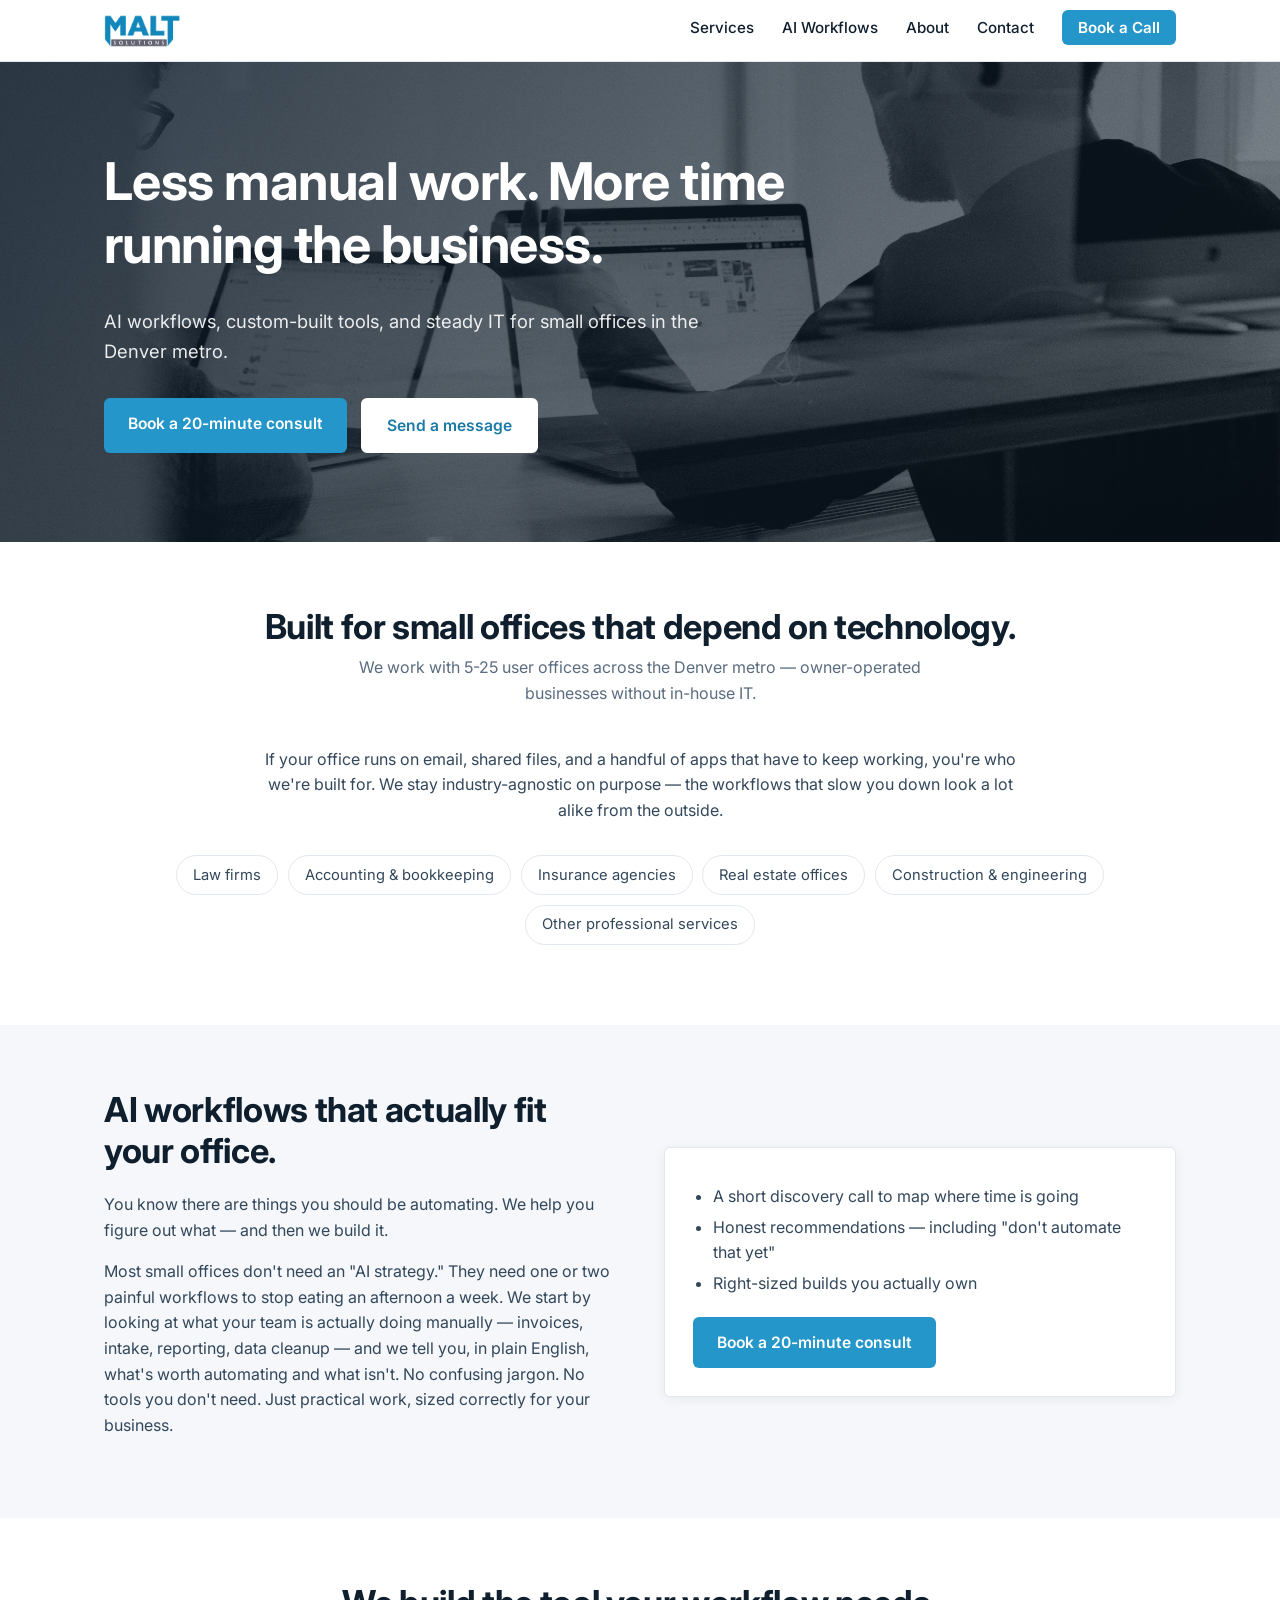
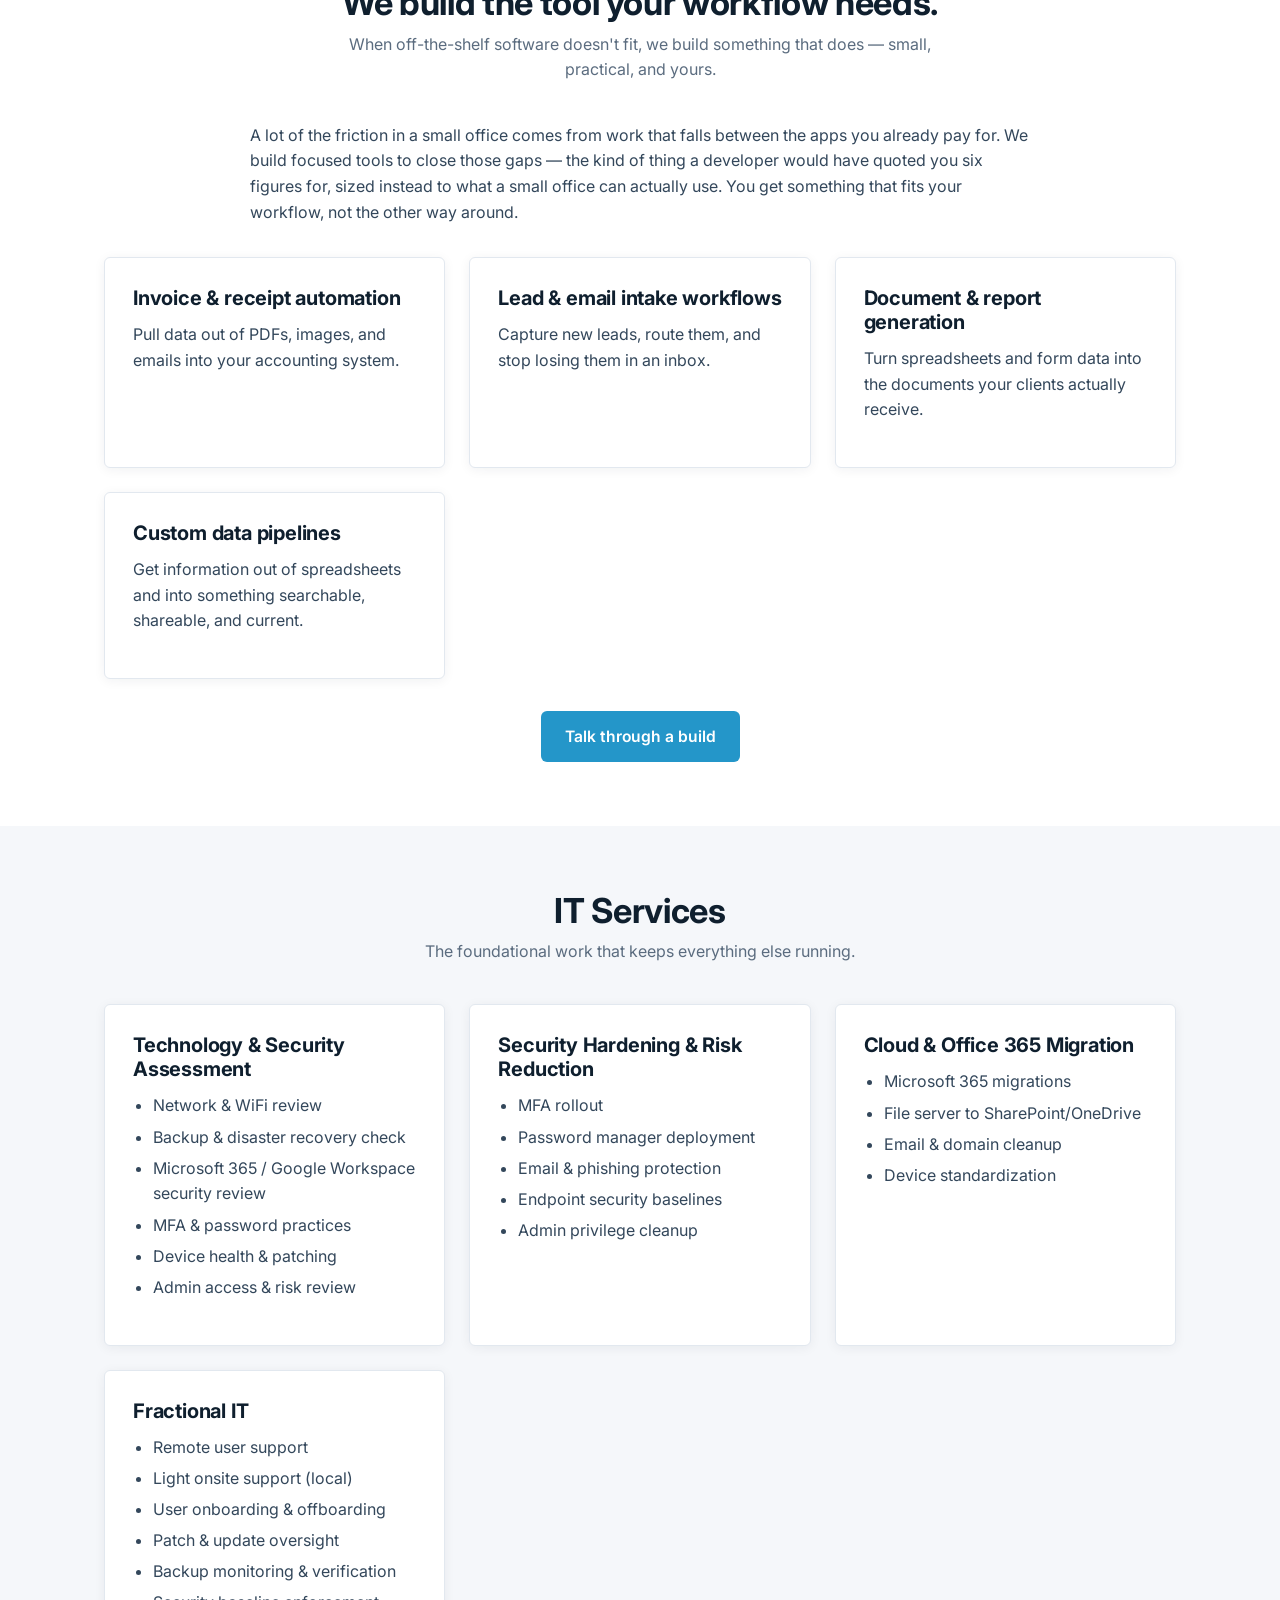
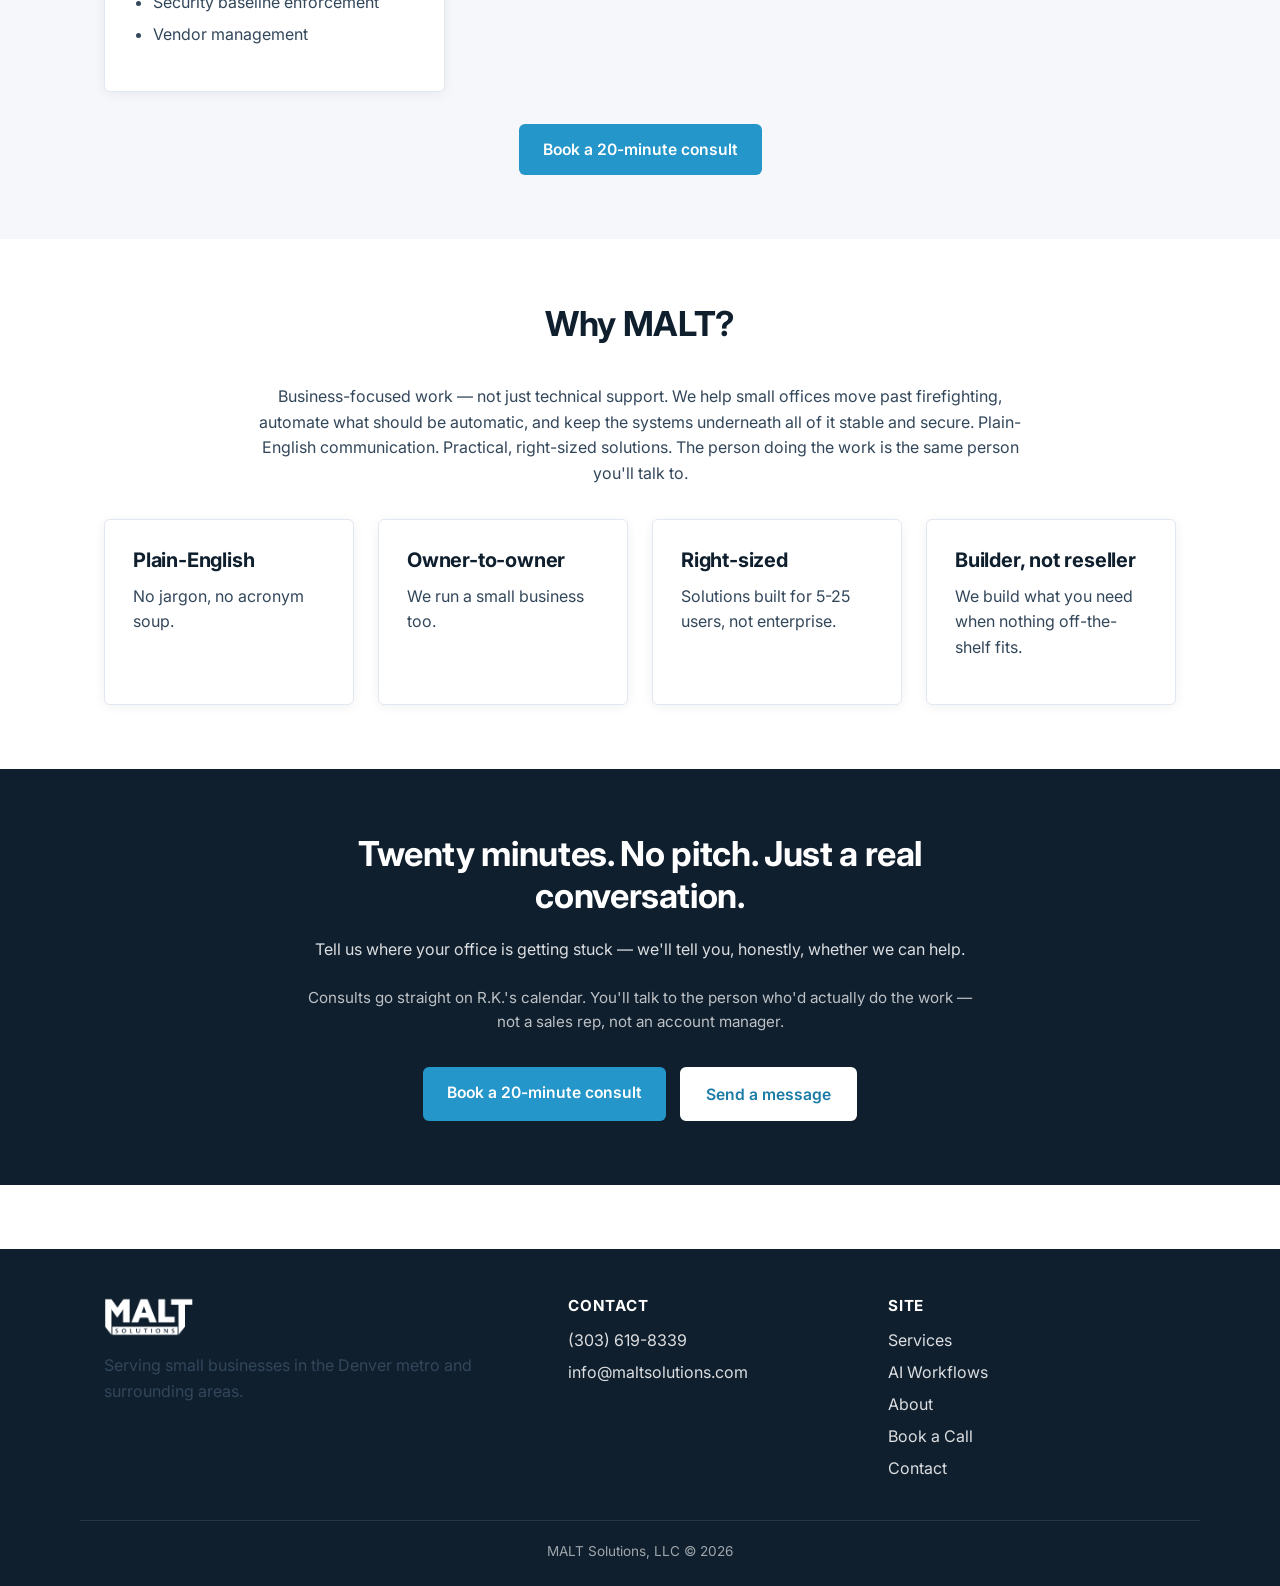
<file: index.html>
<!DOCTYPE html>
<html lang="en">
<head>
<meta charset="UTF-8">
<meta name="viewport" content="width=device-width, initial-scale=1">
<title>AI Workflows & Custom Tools for Small Offices | MALT Solutions</title>
<meta name="description" content="AI workflows, custom-built tools, and steady IT for 5-25 user offices in the Denver metro. Practical, owner-operator-friendly automation.">
<link rel="icon" type="image/svg+xml" href="favicon.svg">
<meta property="og:title" content="AI Workflows & Custom Tools for Small Offices | MALT Solutions">
<meta property="og:description" content="AI workflows, custom-built tools, and steady IT for 5-25 user offices in the Denver metro.">
<meta property="og:image" content="images/MALT-logo_web.png">
<meta property="og:type" content="website">
<meta property="og:url" content="https://www.maltsolutions.com/">
<meta name="twitter:card" content="summary">
<link rel="preconnect" href="https://fonts.googleapis.com">
<link rel="preconnect" href="https://fonts.gstatic.com" crossorigin>
<link href="https://fonts.googleapis.com/css2?family=Inter:wght@400;500;600;700&display=swap" rel="stylesheet">
<link rel="stylesheet" href="css/style.css">
<script type="application/ld+json">
{
  "@context": "https://schema.org",
  "@graph": [
    {
      "@type": "WebSite",
      "name": "MALT Solutions",
      "url": "https://www.maltsolutions.com"
    },
    {
      "@type": "Organization",
      "legalName": "MALT Solutions, LLC",
      "name": "MALT Solutions",
      "url": "https://www.maltsolutions.com",
      "logo": "https://www.maltsolutions.com/images/MALT-logo_web.png",
      "email": "info@maltsolutions.com",
      "telephone": "+1-303-619-8339",
      "address": {
        "@type": "PostalAddress",
        "streetAddress": "2075 Crabtree Drive",
        "addressLocality": "Greenwood Village",
        "addressRegion": "CO",
        "postalCode": "80121",
        "addressCountry": "US"
      }
    },
    {
      "@type": "LocalBusiness",
      "name": "MALT Solutions",
      "url": "https://www.maltsolutions.com",
      "telephone": "+1-303-619-8339",
      "email": "info@maltsolutions.com",
      "address": {
        "@type": "PostalAddress",
        "streetAddress": "2075 Crabtree Drive",
        "addressLocality": "Greenwood Village",
        "addressRegion": "CO",
        "postalCode": "80121",
        "addressCountry": "US"
      },
      "openingHours": "Mo-Su 08:00-17:00",
      "areaServed": "Denver Metro"
    }
  ]
}
</script>
</head>
<body>

<header class="site-header">
  <div class="nav">
    <a href="index.html" class="nav-logo" aria-label="MALT Solutions home"><img src="images/MALT-logo_web.png" alt="MALT Solutions"></a>
    <button class="nav-toggle" aria-label="Toggle menu" aria-expanded="false" onclick="var n=document.getElementById('nav-links');var open=n.classList.toggle('open');this.setAttribute('aria-expanded',open);">
      <svg viewBox="0 0 24 24" fill="none" stroke="currentColor" stroke-width="2"><line x1="3" y1="6" x2="21" y2="6"/><line x1="3" y1="12" x2="21" y2="12"/><line x1="3" y1="18" x2="21" y2="18"/></svg>
    </button>
    <ul class="nav-links" id="nav-links">
      <li><a href="services.html">Services</a></li>
      <li><a href="ai-workflows.html">AI Workflows</a></li>
      <li><a href="about.html">About</a></li>
      <li><a href="contact.html">Contact</a></li>
      <li><a href="booking.html" class="cta">Book a Call</a></li>
    </ul>
  </div>
</header>

<section class="hero has-bg">
  <img src="images/home-hero-Lks7vei-eAg.jpg" alt="" class="hero-bg" aria-hidden="true">
  <div class="hero-inner">
    <h1>Less manual work. More time running the business.</h1>
    <p class="lede">AI workflows, custom-built tools, and steady IT for small offices in the Denver metro.</p>
    <div class="hero-ctas">
      <a href="booking.html" class="btn btn-primary">Book a 20-minute consult</a>
      <a href="contact.html" class="btn btn-outline">Send a message</a>
    </div>
  </div>
</section>

<section class="block">
  <div class="container">
    <div class="section-title">
      <h2>Built for small offices that depend on technology.</h2>
      <p>We work with 5-25 user offices across the Denver metro &mdash; owner-operated businesses without in-house IT.</p>
    </div>
    <p style="max-width: 780px; margin: 0 auto 2rem; text-align: center;">If your office runs on email, shared files, and a handful of apps that have to keep working, you're who we're built for. We stay industry-agnostic on purpose &mdash; the workflows that slow you down look a lot alike from the outside.</p>
    <ul class="pill-list" style="justify-content: center;">
      <li>Law firms</li>
      <li>Accounting &amp; bookkeeping</li>
      <li>Insurance agencies</li>
      <li>Real estate offices</li>
      <li>Construction &amp; engineering</li>
      <li>Other professional services</li>
    </ul>
  </div>
</section>

<section class="block alt">
  <div class="container">
    <div class="two-col">
      <div>
        <h2>AI workflows that actually fit your office.</h2>
        <p>You know there are things you should be automating. We help you figure out what &mdash; and then we build it.</p>
        <p>Most small offices don't need an "AI strategy." They need one or two painful workflows to stop eating an afternoon a week. We start by looking at what your team is actually doing manually &mdash; invoices, intake, reporting, data cleanup &mdash; and we tell you, in plain English, what's worth automating and what isn't. No confusing jargon. No tools you don't need. Just practical work, sized correctly for your business.</p>
      </div>
      <div>
        <div class="card">
          <ul>
            <li>A short discovery call to map where time is going</li>
            <li>Honest recommendations &mdash; including "don't automate that yet"</li>
            <li>Right-sized builds you actually own</li>
          </ul>
          <div style="margin-top: 1.25rem;">
            <a href="booking.html" class="btn btn-primary">Book a 20-minute consult</a>
          </div>
        </div>
      </div>
    </div>
  </div>
</section>

<section class="block">
  <div class="container">
    <div class="section-title">
      <h2>We build the tool your workflow needs.</h2>
      <p>When off-the-shelf software doesn't fit, we build something that does &mdash; small, practical, and yours.</p>
    </div>
    <p style="max-width: 780px; margin: 0 auto 2rem;">A lot of the friction in a small office comes from work that falls between the apps you already pay for. We build focused tools to close those gaps &mdash; the kind of thing a developer would have quoted you six figures for, sized instead to what a small office can actually use. You get something that fits your workflow, not the other way around.</p>
    <div class="grid grid-2">
      <div class="card"><h3>Invoice &amp; receipt automation</h3><p>Pull data out of PDFs, images, and emails into your accounting system.</p></div>
      <div class="card"><h3>Lead &amp; email intake workflows</h3><p>Capture new leads, route them, and stop losing them in an inbox.</p></div>
      <div class="card"><h3>Document &amp; report generation</h3><p>Turn spreadsheets and form data into the documents your clients actually receive.</p></div>
      <div class="card"><h3>Custom data pipelines</h3><p>Get information out of spreadsheets and into something searchable, shareable, and current.</p></div>
    </div>
    <div style="text-align: center; margin-top: 2rem;">
      <a href="booking.html" class="btn btn-primary">Talk through a build</a>
    </div>
  </div>
</section>

<section class="block alt">
  <div class="container">
    <div class="section-title">
      <h2>IT Services</h2>
      <p>The foundational work that keeps everything else running.</p>
    </div>
    <div class="grid grid-2">
      <div class="card">
        <h3>Technology &amp; Security Assessment</h3>
        <ul>
          <li>Network &amp; WiFi review</li>
          <li>Backup &amp; disaster recovery check</li>
          <li>Microsoft 365 / Google Workspace security review</li>
          <li>MFA &amp; password practices</li>
          <li>Device health &amp; patching</li>
          <li>Admin access &amp; risk review</li>
        </ul>
      </div>
      <div class="card">
        <h3>Security Hardening &amp; Risk Reduction</h3>
        <ul>
          <li>MFA rollout</li>
          <li>Password manager deployment</li>
          <li>Email &amp; phishing protection</li>
          <li>Endpoint security baselines</li>
          <li>Admin privilege cleanup</li>
        </ul>
      </div>
      <div class="card">
        <h3>Cloud &amp; Office 365 Migration</h3>
        <ul>
          <li>Microsoft 365 migrations</li>
          <li>File server to SharePoint/OneDrive</li>
          <li>Email &amp; domain cleanup</li>
          <li>Device standardization</li>
        </ul>
      </div>
      <div class="card">
        <h3>Fractional IT</h3>
        <ul>
          <li>Remote user support</li>
          <li>Light onsite support (local)</li>
          <li>User onboarding &amp; offboarding</li>
          <li>Patch &amp; update oversight</li>
          <li>Backup monitoring &amp; verification</li>
          <li>Security baseline enforcement</li>
          <li>Vendor management</li>
        </ul>
      </div>
    </div>
    <div style="text-align: center; margin-top: 2rem;">
      <a href="booking.html" class="btn btn-primary">Book a 20-minute consult</a>
    </div>
  </div>
</section>

<section class="block">
  <div class="container">
    <div class="section-title">
      <h2>Why MALT?</h2>
    </div>
    <p style="max-width: 780px; margin: 0 auto 2rem; text-align: center;">Business-focused work &mdash; not just technical support. We help small offices move past firefighting, automate what should be automatic, and keep the systems underneath all of it stable and secure. Plain-English communication. Practical, right-sized solutions. The person doing the work is the same person you'll talk to.</p>
    <div class="grid grid-4">
      <div class="card"><h3>Plain-English</h3><p>No jargon, no acronym soup.</p></div>
      <div class="card"><h3>Owner-to-owner</h3><p>We run a small business too.</p></div>
      <div class="card"><h3>Right-sized</h3><p>Solutions built for 5-25 users, not enterprise.</p></div>
      <div class="card"><h3>Builder, not reseller</h3><p>We build what you need when nothing off-the-shelf fits.</p></div>
    </div>
  </div>
</section>

<section class="block dark">
  <div class="container" style="text-align: center; max-width: 720px;">
    <h2>Twenty minutes. No pitch. Just a real conversation.</h2>
    <p>Tell us where your office is getting stuck &mdash; we'll tell you, honestly, whether we can help.</p>
    <p style="font-size: 0.95rem; opacity: 0.85; margin-top: 1.5rem;">Consults go straight on R.K.'s calendar. You'll talk to the person who'd actually do the work &mdash; not a sales rep, not an account manager.</p>
    <div class="hero-ctas" style="justify-content: center; margin-top: 2rem;">
      <a href="booking.html" class="btn btn-primary">Book a 20-minute consult</a>
      <a href="contact.html" class="btn btn-outline">Send a message</a>
    </div>
  </div>
</section>

<footer class="site-footer">
  <div class="footer-inner">
    <div>
      <img src="images/MALT-logo_web.png" alt="MALT Solutions" class="brand-logo">
      <p>Serving small businesses in the Denver metro and surrounding areas.</p>
    </div>
    <div>
      <h4>Contact</h4>
      <ul>
        <li><a href="tel:+13036198339">(303) 619-8339</a></li>
        <li><a href="mailto:info@maltsolutions.com">info@maltsolutions.com</a></li>
      </ul>
    </div>
    <div>
      <h4>Site</h4>
      <ul>
        <li><a href="services.html">Services</a></li>
        <li><a href="ai-workflows.html">AI Workflows</a></li>
        <li><a href="about.html">About</a></li>
        <li><a href="booking.html">Book a Call</a></li>
        <li><a href="contact.html">Contact</a></li>
      </ul>
    </div>
  </div>
  <div class="footer-bottom">MALT Solutions, LLC &copy; 2026</div>
</footer>

</body>
</html>
</file>
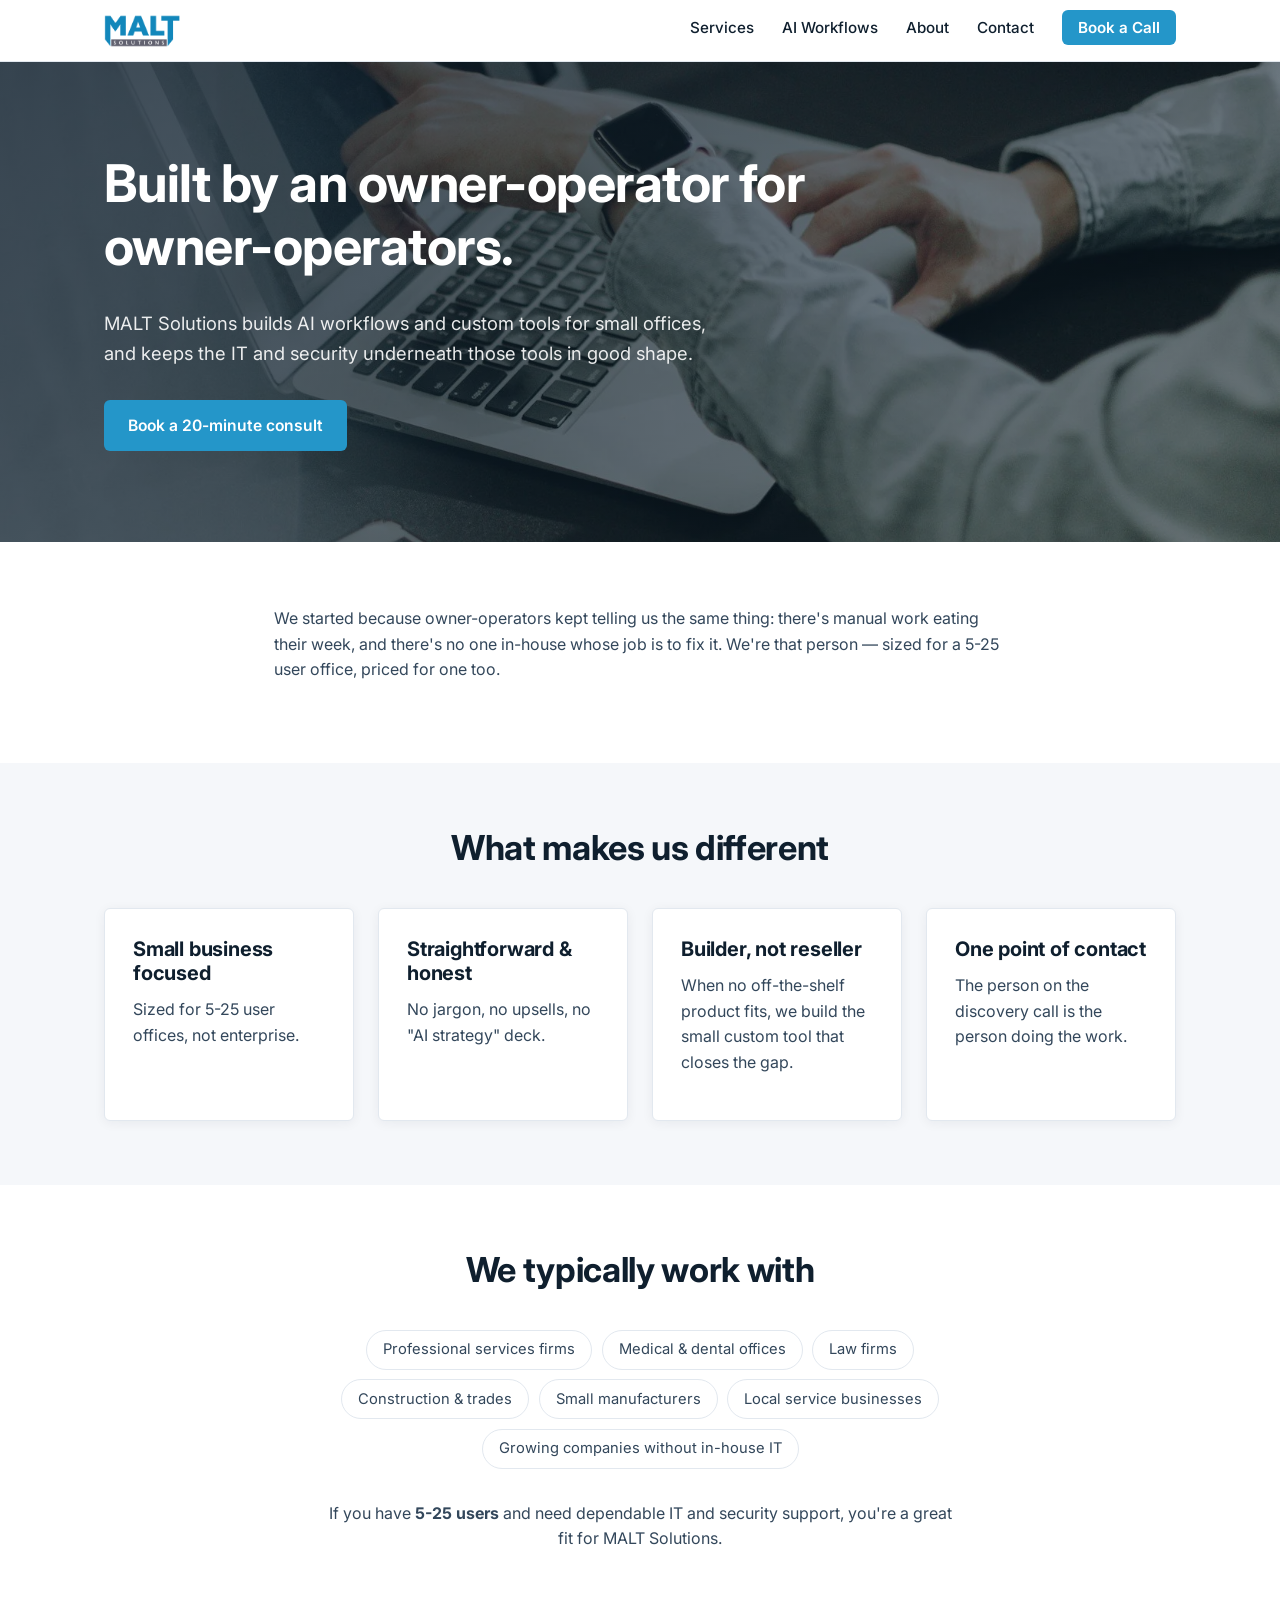
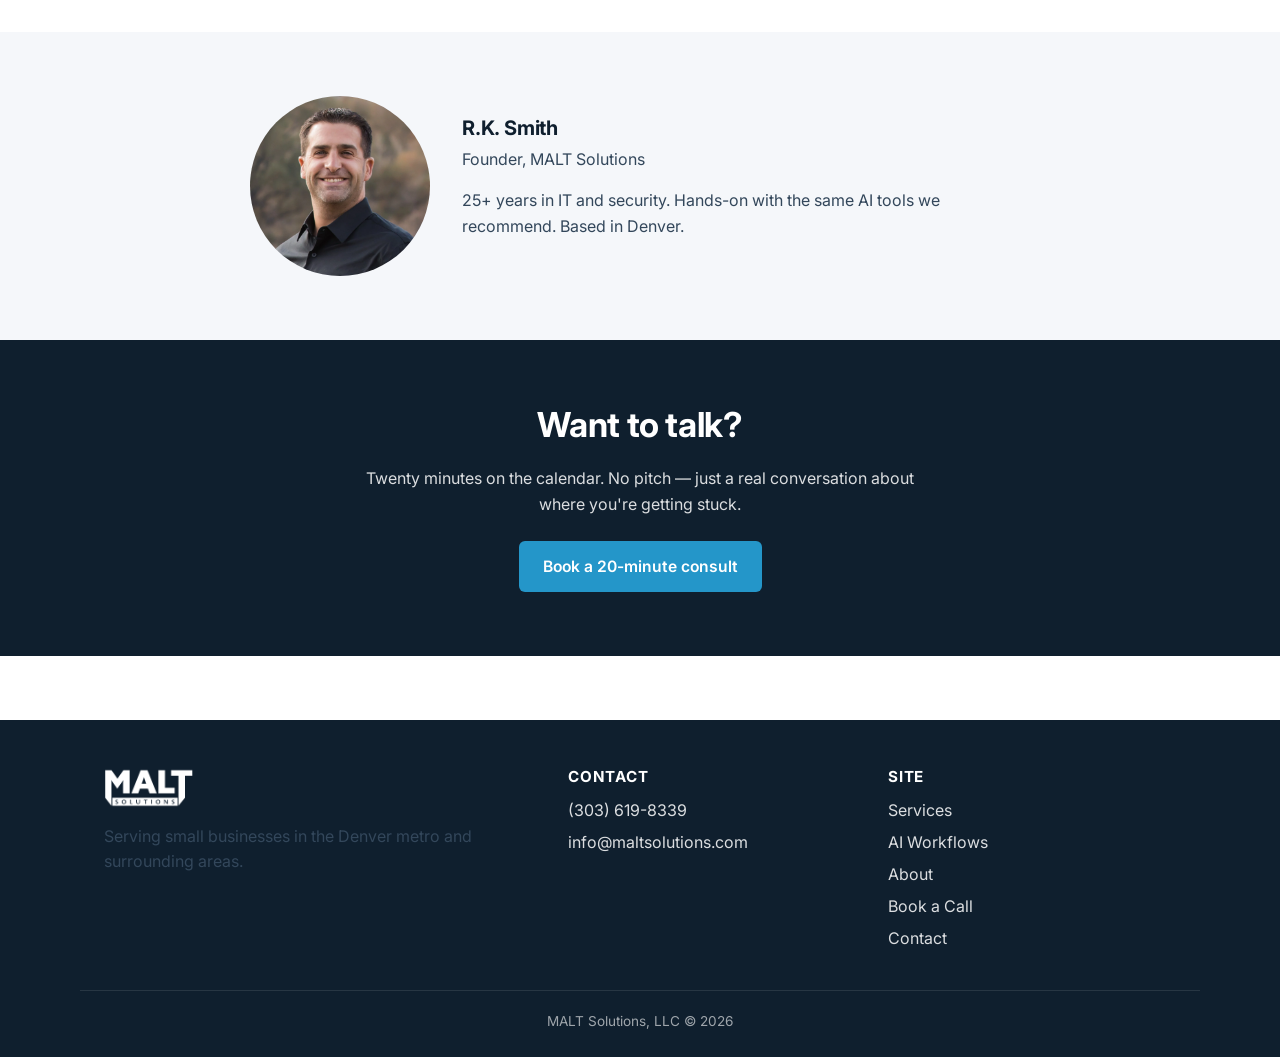
<file: about.html>
<!DOCTYPE html>
<html lang="en">
<head>
<meta charset="UTF-8">
<meta name="viewport" content="width=device-width, initial-scale=1">
<title>About | MALT Solutions</title>
<meta name="description" content="Built by an owner-operator for owner-operators. AI workflows, custom tools, and IT/security for 5-25 user offices in the Denver metro.">
<link rel="icon" type="image/svg+xml" href="favicon.svg">
<meta property="og:title" content="About | MALT Solutions">
<meta property="og:description" content="Built by an owner-operator for owner-operators. AI workflows, custom tools, and IT for small offices.">
<meta property="og:image" content="images/MALT-logo_web.png">
<meta property="og:type" content="website">
<meta property="og:url" content="https://www.maltsolutions.com/about.html">
<meta name="twitter:card" content="summary">
<link rel="preconnect" href="https://fonts.googleapis.com">
<link rel="preconnect" href="https://fonts.gstatic.com" crossorigin>
<link href="https://fonts.googleapis.com/css2?family=Inter:wght@400;500;600;700&display=swap" rel="stylesheet">
<link rel="stylesheet" href="css/style.css">
</head>
<body>

<header class="site-header">
  <div class="nav">
    <a href="index.html" class="nav-logo" aria-label="MALT Solutions home"><img src="images/MALT-logo_web.png" alt="MALT Solutions"></a>
    <button class="nav-toggle" aria-label="Toggle menu" aria-expanded="false" onclick="var n=document.getElementById('nav-links');var open=n.classList.toggle('open');this.setAttribute('aria-expanded',open);">
      <svg viewBox="0 0 24 24" fill="none" stroke="currentColor" stroke-width="2"><line x1="3" y1="6" x2="21" y2="6"/><line x1="3" y1="12" x2="21" y2="12"/><line x1="3" y1="18" x2="21" y2="18"/></svg>
    </button>
    <ul class="nav-links" id="nav-links">
      <li><a href="services.html">Services</a></li>
      <li><a href="ai-workflows.html">AI Workflows</a></li>
      <li><a href="about.html">About</a></li>
      <li><a href="contact.html">Contact</a></li>
      <li><a href="booking.html" class="cta">Book a Call</a></li>
    </ul>
  </div>
</header>

<section class="hero has-bg">
  <img src="images/about-hero-nNMBa7Y1Ymk.jpg" alt="" class="hero-bg" aria-hidden="true">
  <div class="hero-inner">
    <h1>Built by an owner-operator for owner-operators.</h1>
    <p class="lede">MALT Solutions builds AI workflows and custom tools for small offices, and keeps the IT and security underneath those tools in good shape.</p>
    <div class="hero-ctas">
      <a href="booking.html" class="btn btn-primary">Book a 20-minute consult</a>
    </div>
  </div>
</section>

<section class="block">
  <div class="container" style="max-width: 780px;">
    <p>We started because owner-operators kept telling us the same thing: there's manual work eating their week, and there's no one in-house whose job is to fix it. We're that person &mdash; sized for a 5-25 user office, priced for one too.</p>
  </div>
</section>

<section class="block alt">
  <div class="container">
    <div class="section-title">
      <h2>What makes us different</h2>
    </div>
    <div class="grid grid-4">
      <div class="card"><h3>Small business focused</h3><p>Sized for 5-25 user offices, not enterprise.</p></div>
      <div class="card"><h3>Straightforward &amp; honest</h3><p>No jargon, no upsells, no "AI strategy" deck.</p></div>
      <div class="card"><h3>Builder, not reseller</h3><p>When no off-the-shelf product fits, we build the small custom tool that closes the gap.</p></div>
      <div class="card"><h3>One point of contact</h3><p>The person on the discovery call is the person doing the work.</p></div>
    </div>
  </div>
</section>

<section class="block">
  <div class="container">
    <div class="section-title">
      <h2>We typically work with</h2>
    </div>
    <ul class="pill-list" style="justify-content: center; max-width: 720px; margin: 0 auto;">
      <li>Professional services firms</li>
      <li>Medical &amp; dental offices</li>
      <li>Law firms</li>
      <li>Construction &amp; trades</li>
      <li>Small manufacturers</li>
      <li>Local service businesses</li>
      <li>Growing companies without in-house IT</li>
    </ul>
    <p style="text-align: center; margin-top: 2rem; max-width: 640px; margin-left: auto; margin-right: auto;">If you have <strong>5-25 users</strong> and need dependable IT and security support, you're a great fit for MALT Solutions.</p>
  </div>
</section>

<section class="block alt">
  <div class="container">
    <div class="profile" style="max-width: 780px; margin: 0 auto;">
      <img src="images/RK_Profile.jpg" alt="R.K. Smith, founder of MALT Solutions">
      <div class="profile-text">
        <h3>R.K. Smith</h3>
        <p>Founder, MALT Solutions</p>
        <p>25+ years in IT and security. Hands-on with the same AI tools we recommend. Based in Denver.</p>
      </div>
    </div>
  </div>
</section>

<section class="block dark">
  <div class="container" style="text-align: center; max-width: 640px;">
    <h2>Want to talk?</h2>
    <p>Twenty minutes on the calendar. No pitch &mdash; just a real conversation about where you're getting stuck.</p>
    <div class="hero-ctas" style="justify-content: center; margin-top: 1.5rem;">
      <a href="booking.html" class="btn btn-primary">Book a 20-minute consult</a>
    </div>
  </div>
</section>

<footer class="site-footer">
  <div class="footer-inner">
    <div>
      <img src="images/MALT-logo_web.png" alt="MALT Solutions" class="brand-logo">
      <p>Serving small businesses in the Denver metro and surrounding areas.</p>
    </div>
    <div>
      <h4>Contact</h4>
      <ul>
        <li><a href="tel:+13036198339">(303) 619-8339</a></li>
        <li><a href="mailto:info@maltsolutions.com">info@maltsolutions.com</a></li>
      </ul>
    </div>
    <div>
      <h4>Site</h4>
      <ul>
        <li><a href="services.html">Services</a></li>
        <li><a href="ai-workflows.html">AI Workflows</a></li>
        <li><a href="about.html">About</a></li>
        <li><a href="booking.html">Book a Call</a></li>
        <li><a href="contact.html">Contact</a></li>
      </ul>
    </div>
  </div>
  <div class="footer-bottom">MALT Solutions, LLC &copy; 2026</div>
</footer>

</body>
</html>
</file>
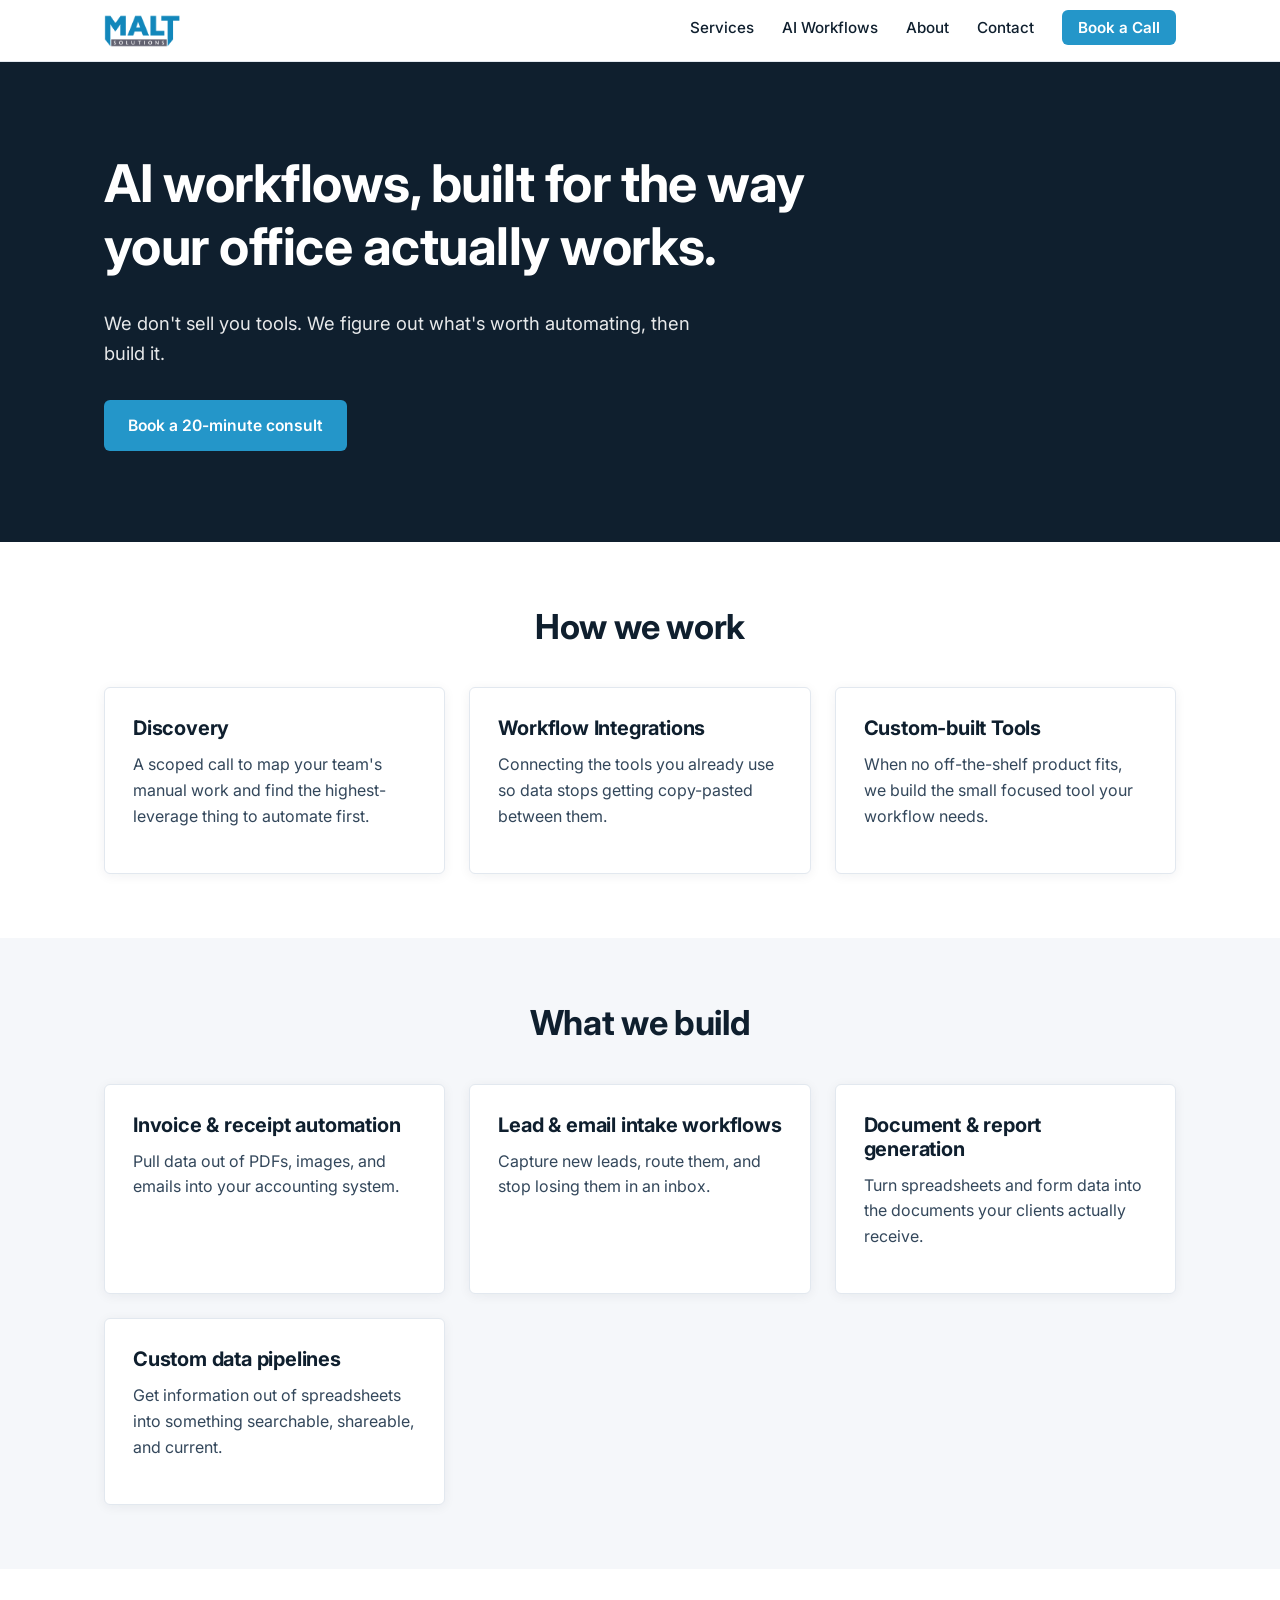
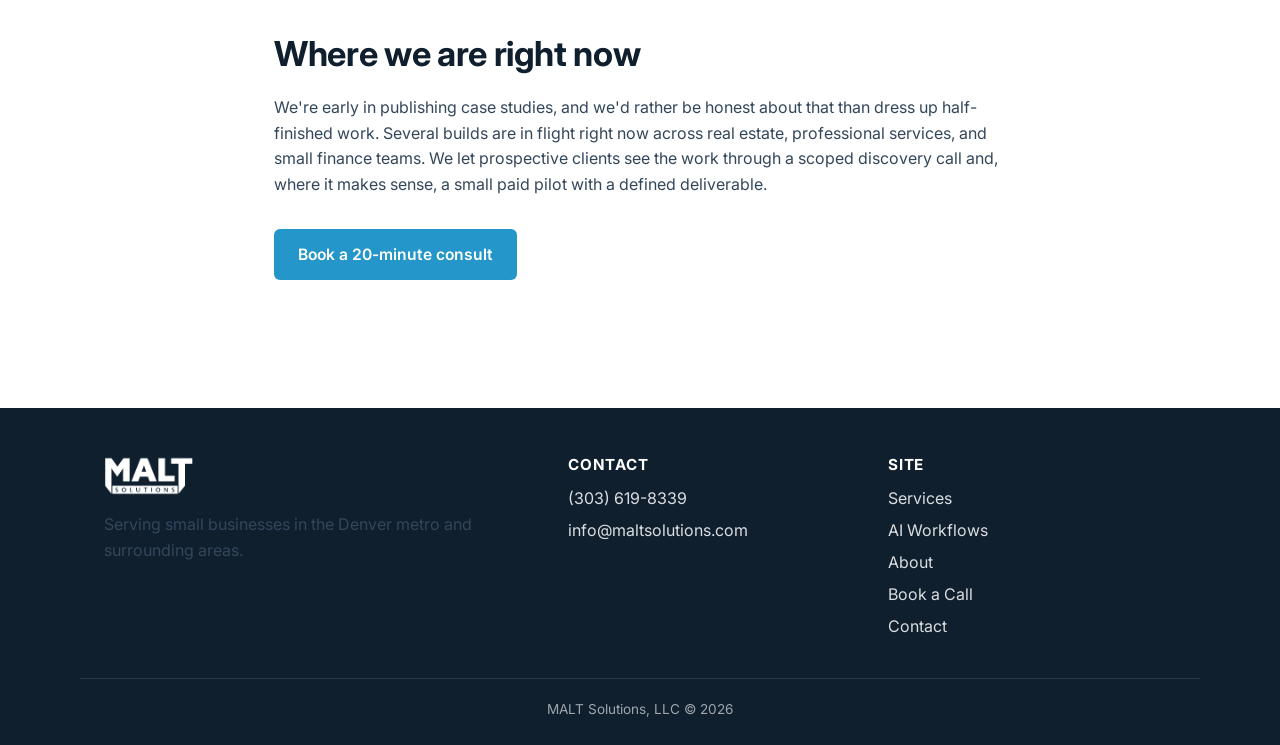
<file: ai-workflows.html>
<!DOCTYPE html>
<html lang="en">
<head>
<meta charset="UTF-8">
<meta name="viewport" content="width=device-width, initial-scale=1">
<title>AI Workflows for Small Offices | MALT Solutions</title>
<meta name="description" content="We find the manual work eating your team's week and build the automation that fixes it. Owner-operator-friendly, right-sized for small offices.">
<link rel="icon" type="image/svg+xml" href="favicon.svg">
<meta property="og:title" content="AI Workflows for Small Offices | MALT Solutions">
<meta property="og:description" content="We find the manual work eating your week and build the automation that fixes it.">
<meta property="og:image" content="images/MALT-logo_web.png">
<meta property="og:type" content="website">
<meta property="og:url" content="https://www.maltsolutions.com/ai-workflows.html">
<meta name="twitter:card" content="summary">
<link rel="preconnect" href="https://fonts.googleapis.com">
<link rel="preconnect" href="https://fonts.gstatic.com" crossorigin>
<link href="https://fonts.googleapis.com/css2?family=Inter:wght@400;500;600;700&display=swap" rel="stylesheet">
<link rel="stylesheet" href="css/style.css">
</head>
<body>

<header class="site-header">
  <div class="nav">
    <a href="index.html" class="nav-logo" aria-label="MALT Solutions home"><img src="images/MALT-logo_web.png" alt="MALT Solutions"></a>
    <button class="nav-toggle" aria-label="Toggle menu" aria-expanded="false" onclick="var n=document.getElementById('nav-links');var open=n.classList.toggle('open');this.setAttribute('aria-expanded',open);">
      <svg viewBox="0 0 24 24" fill="none" stroke="currentColor" stroke-width="2"><line x1="3" y1="6" x2="21" y2="6"/><line x1="3" y1="12" x2="21" y2="12"/><line x1="3" y1="18" x2="21" y2="18"/></svg>
    </button>
    <ul class="nav-links" id="nav-links">
      <li><a href="services.html">Services</a></li>
      <li><a href="ai-workflows.html">AI Workflows</a></li>
      <li><a href="about.html">About</a></li>
      <li><a href="contact.html">Contact</a></li>
      <li><a href="booking.html" class="cta">Book a Call</a></li>
    </ul>
  </div>
</header>

<section class="hero">
  <div class="hero-inner">
    <h1>AI workflows, built for the way your office actually works.</h1>
    <p class="lede">We don't sell you tools. We figure out what's worth automating, then build it.</p>
    <div class="hero-ctas">
      <a href="booking.html" class="btn btn-primary">Book a 20-minute consult</a>
    </div>
  </div>
</section>

<section class="block">
  <div class="container">
    <div class="section-title">
      <h2>How we work</h2>
    </div>
    <div class="grid grid-3">
      <div class="card">
        <h3>Discovery</h3>
        <p>A scoped call to map your team's manual work and find the highest-leverage thing to automate first.</p>
      </div>
      <div class="card">
        <h3>Workflow Integrations</h3>
        <p>Connecting the tools you already use so data stops getting copy-pasted between them.</p>
      </div>
      <div class="card">
        <h3>Custom-built Tools</h3>
        <p>When no off-the-shelf product fits, we build the small focused tool your workflow needs.</p>
      </div>
    </div>
  </div>
</section>

<section class="block alt">
  <div class="container">
    <div class="section-title">
      <h2>What we build</h2>
    </div>
    <div class="grid grid-2">
      <div class="card"><h3>Invoice &amp; receipt automation</h3><p>Pull data out of PDFs, images, and emails into your accounting system.</p></div>
      <div class="card"><h3>Lead &amp; email intake workflows</h3><p>Capture new leads, route them, and stop losing them in an inbox.</p></div>
      <div class="card"><h3>Document &amp; report generation</h3><p>Turn spreadsheets and form data into the documents your clients actually receive.</p></div>
      <div class="card"><h3>Custom data pipelines</h3><p>Get information out of spreadsheets into something searchable, shareable, and current.</p></div>
    </div>
  </div>
</section>

<section class="block">
  <div class="container" style="max-width: 780px;">
    <h2>Where we are right now</h2>
    <p>We're early in publishing case studies, and we'd rather be honest about that than dress up half-finished work. Several builds are in flight right now across real estate, professional services, and small finance teams. We let prospective clients see the work through a scoped discovery call and, where it makes sense, a small paid pilot with a defined deliverable.</p>
    <div style="margin-top: 2rem;">
      <a href="booking.html" class="btn btn-primary">Book a 20-minute consult</a>
    </div>
  </div>
</section>

<footer class="site-footer">
  <div class="footer-inner">
    <div>
      <img src="images/MALT-logo_web.png" alt="MALT Solutions" class="brand-logo">
      <p>Serving small businesses in the Denver metro and surrounding areas.</p>
    </div>
    <div>
      <h4>Contact</h4>
      <ul>
        <li><a href="tel:+13036198339">(303) 619-8339</a></li>
        <li><a href="mailto:info@maltsolutions.com">info@maltsolutions.com</a></li>
      </ul>
    </div>
    <div>
      <h4>Site</h4>
      <ul>
        <li><a href="services.html">Services</a></li>
        <li><a href="ai-workflows.html">AI Workflows</a></li>
        <li><a href="about.html">About</a></li>
        <li><a href="booking.html">Book a Call</a></li>
        <li><a href="contact.html">Contact</a></li>
      </ul>
    </div>
  </div>
  <div class="footer-bottom">MALT Solutions, LLC &copy; 2026</div>
</footer>

</body>
</html>
</file>
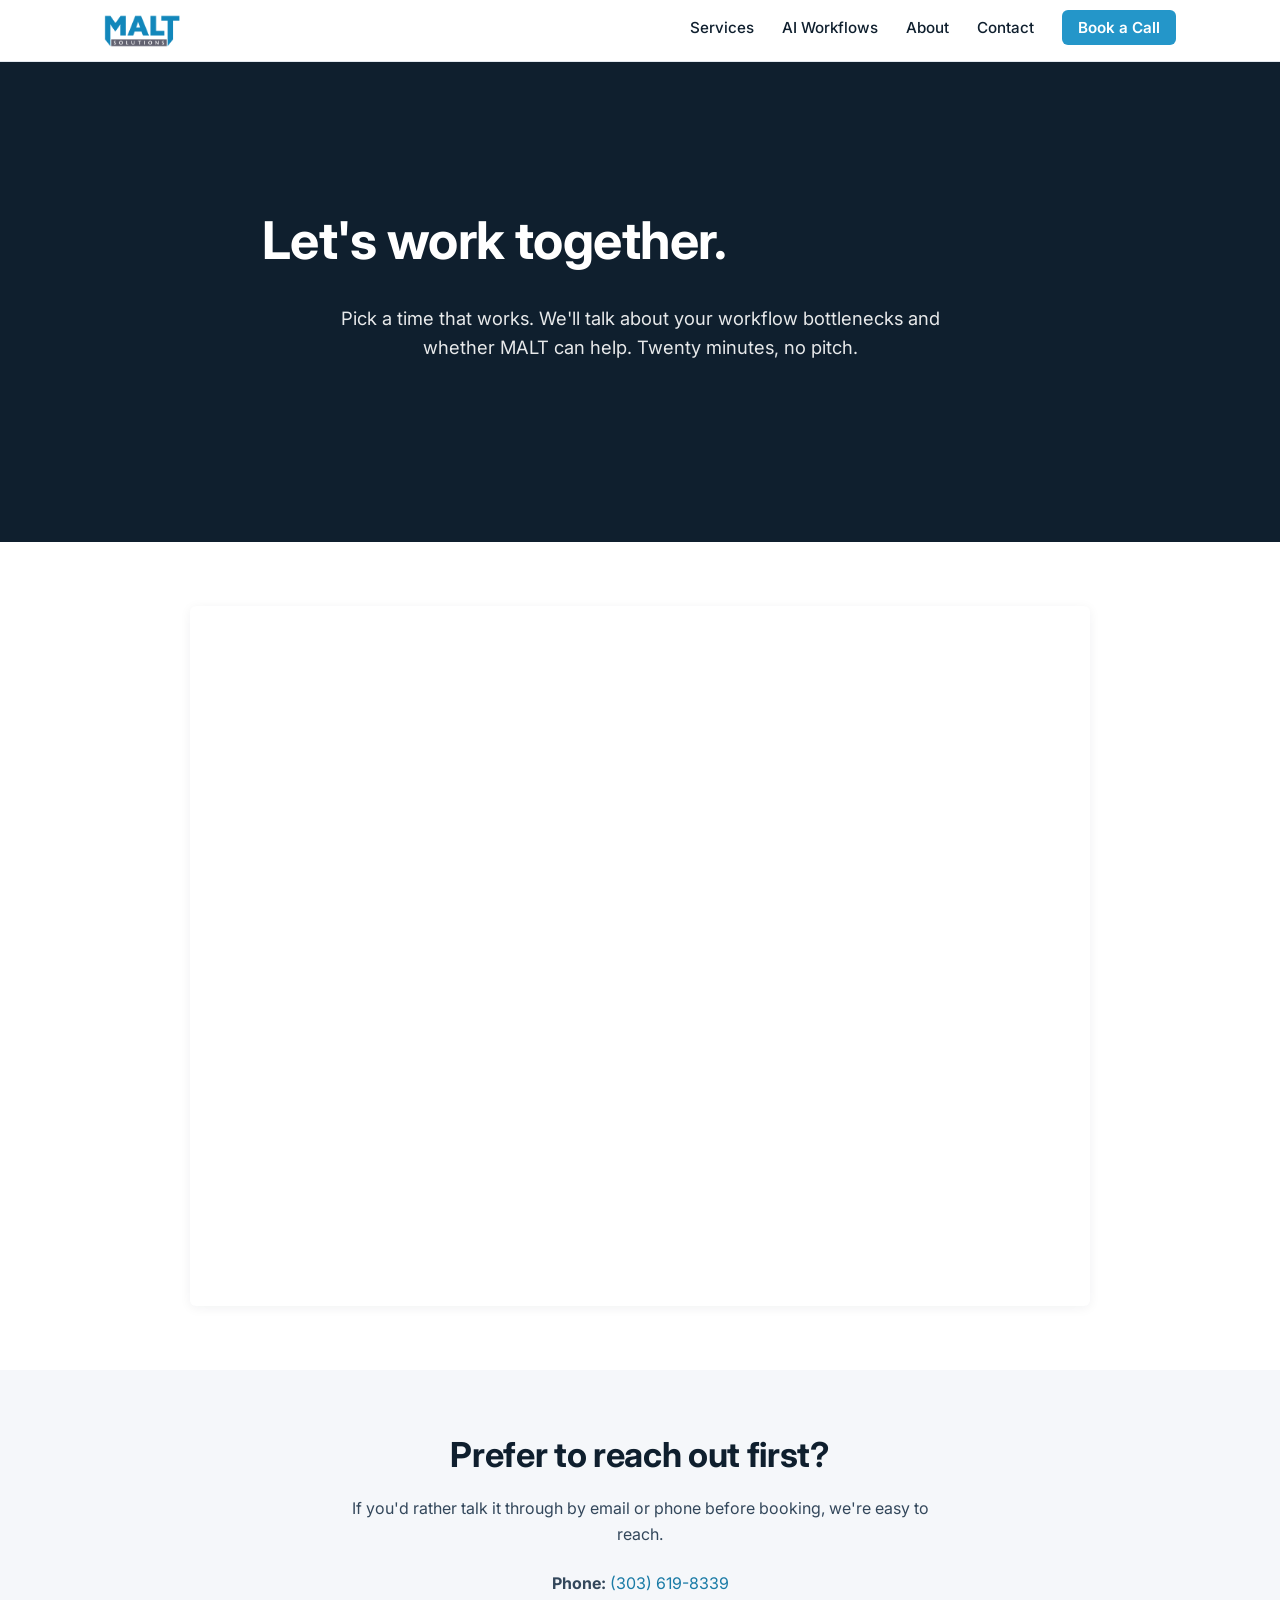
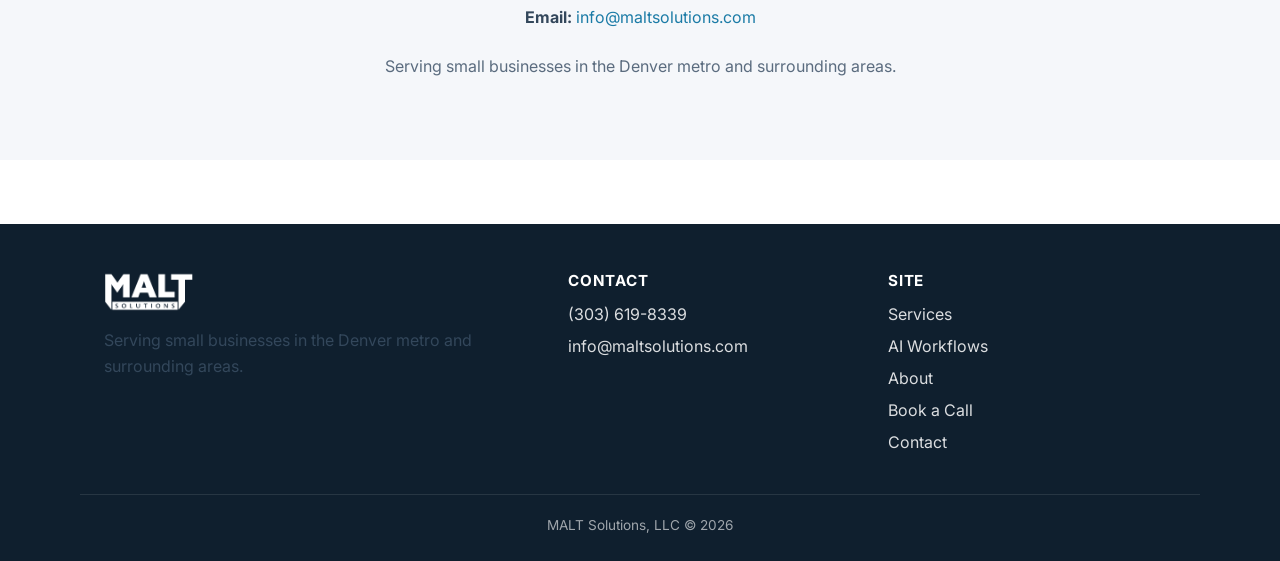
<file: booking.html>
<!DOCTYPE html>
<html lang="en">
<head>
<meta charset="UTF-8">
<meta name="viewport" content="width=device-width, initial-scale=1">
<title>Book a 20-minute consult | MALT Solutions</title>
<meta name="description" content="Pick a time that works. We'll talk about your workflow bottlenecks and whether MALT can help. Twenty minutes, no pitch.">
<link rel="icon" type="image/svg+xml" href="favicon.svg">
<meta property="og:title" content="Book a 20-minute consult | MALT Solutions">
<meta property="og:description" content="Pick a time that works. Twenty minutes, no pitch.">
<meta property="og:image" content="images/MALT-logo_web.png">
<meta property="og:type" content="website">
<meta property="og:url" content="https://www.maltsolutions.com/booking.html">
<meta name="twitter:card" content="summary">
<link rel="preconnect" href="https://fonts.googleapis.com">
<link rel="preconnect" href="https://fonts.gstatic.com" crossorigin>
<link href="https://fonts.googleapis.com/css2?family=Inter:wght@400;500;600;700&display=swap" rel="stylesheet">
<link rel="stylesheet" href="css/style.css">
</head>
<body>

<header class="site-header">
  <div class="nav">
    <a href="index.html" class="nav-logo" aria-label="MALT Solutions home"><img src="images/MALT-logo_web.png" alt="MALT Solutions"></a>
    <button class="nav-toggle" aria-label="Toggle menu" aria-expanded="false" onclick="var n=document.getElementById('nav-links');var open=n.classList.toggle('open');this.setAttribute('aria-expanded',open);">
      <svg viewBox="0 0 24 24" fill="none" stroke="currentColor" stroke-width="2"><line x1="3" y1="6" x2="21" y2="6"/><line x1="3" y1="12" x2="21" y2="12"/><line x1="3" y1="18" x2="21" y2="18"/></svg>
    </button>
    <ul class="nav-links" id="nav-links">
      <li><a href="services.html">Services</a></li>
      <li><a href="ai-workflows.html">AI Workflows</a></li>
      <li><a href="about.html">About</a></li>
      <li><a href="contact.html">Contact</a></li>
      <li><a href="booking.html" class="cta">Book a Call</a></li>
    </ul>
  </div>
</header>

<section class="hero">
  <div class="hero-inner" style="text-align: center;">
    <h1>Let's work together.</h1>
    <p class="lede" style="margin-left: auto; margin-right: auto;">Pick a time that works. We'll talk about your workflow bottlenecks and whether MALT can help. Twenty minutes, no pitch.</p>
  </div>
</section>

<section class="block">
  <div class="container">
    <div class="booking-embed">
      <iframe
        src="https://calendar.google.com/calendar/appointments/schedules/AcZssZ0vY7x97eWiVdyCYK-3Z784Yt5jDx0hZsCUrOJ2zt3ecIuE4T_HFRos7zFKq0VdioCLQ1JVliLK?gv=true"
        title="Book a 20-minute consult with MALT Solutions"
        loading="lazy"
        allowfullscreen></iframe>
    </div>
  </div>
</section>

<section class="block alt">
  <div class="container" style="max-width: 640px; text-align: center;">
    <h2>Prefer to reach out first?</h2>
    <p>If you'd rather talk it through by email or phone before booking, we're easy to reach.</p>
    <ul style="list-style: none; padding: 0; margin: 1.5rem 0 0;">
      <li style="margin-bottom: 0.5rem;"><strong>Phone:</strong> <a href="tel:+13036198339">(303) 619-8339</a></li>
      <li><strong>Email:</strong> <a href="mailto:info@maltsolutions.com?subject=Inquiry%20from%20maltsolutions.com">info@maltsolutions.com</a></li>
    </ul>
    <p style="margin-top: 1.5rem; color: var(--muted);">Serving small businesses in the Denver metro and surrounding areas.</p>
  </div>
</section>

<footer class="site-footer">
  <div class="footer-inner">
    <div>
      <img src="images/MALT-logo_web.png" alt="MALT Solutions" class="brand-logo">
      <p>Serving small businesses in the Denver metro and surrounding areas.</p>
    </div>
    <div>
      <h4>Contact</h4>
      <ul>
        <li><a href="tel:+13036198339">(303) 619-8339</a></li>
        <li><a href="mailto:info@maltsolutions.com">info@maltsolutions.com</a></li>
      </ul>
    </div>
    <div>
      <h4>Site</h4>
      <ul>
        <li><a href="services.html">Services</a></li>
        <li><a href="ai-workflows.html">AI Workflows</a></li>
        <li><a href="about.html">About</a></li>
        <li><a href="booking.html">Book a Call</a></li>
        <li><a href="contact.html">Contact</a></li>
      </ul>
    </div>
  </div>
  <div class="footer-bottom">MALT Solutions, LLC &copy; 2026</div>
</footer>

</body>
</html>
</file>
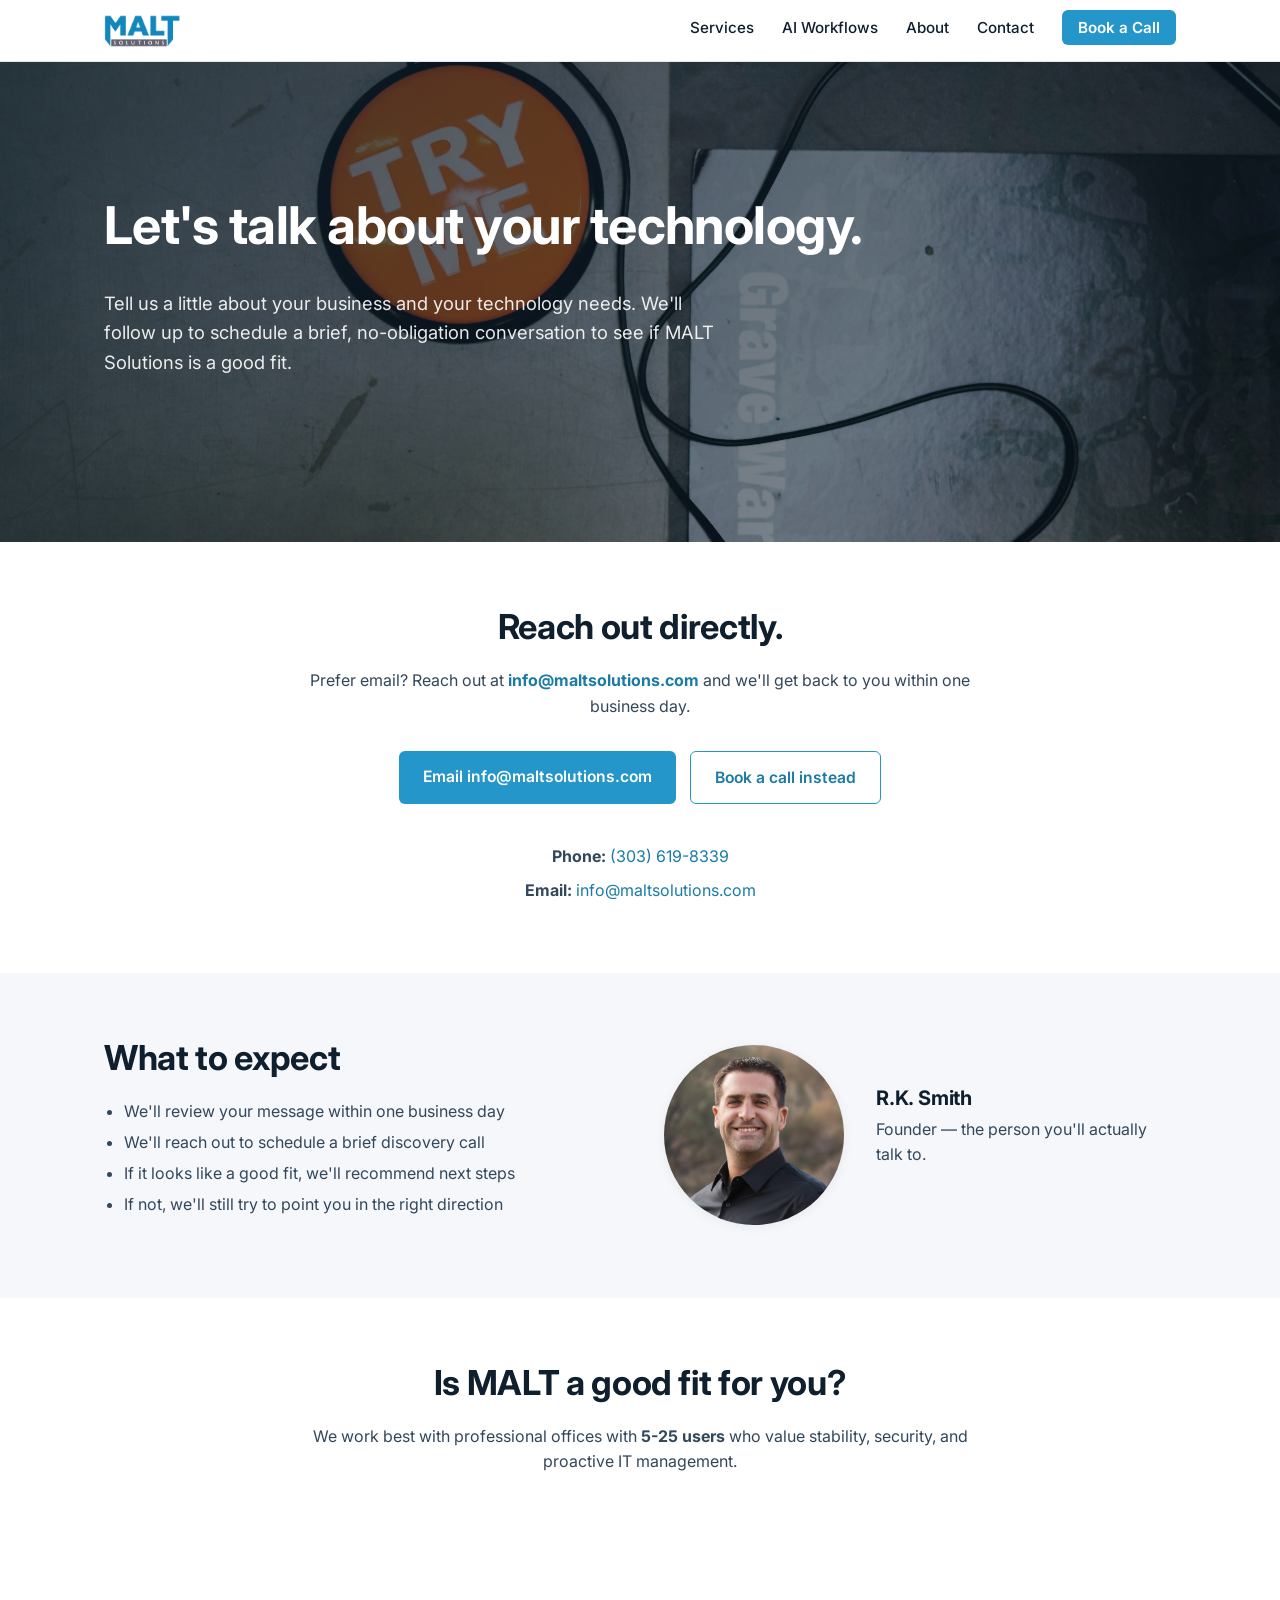
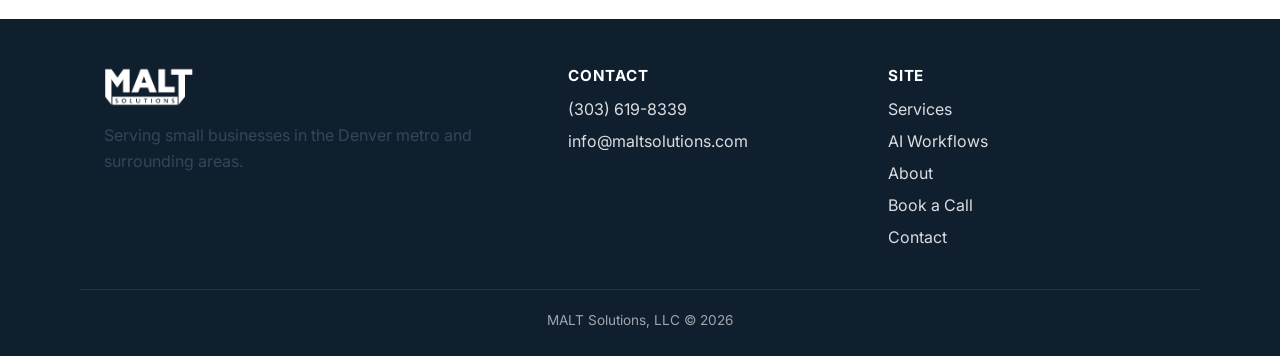
<file: contact.html>
<!DOCTYPE html>
<html lang="en">
<head>
<meta charset="UTF-8">
<meta name="viewport" content="width=device-width, initial-scale=1">
<title>Contact | MALT Solutions</title>
<meta name="description" content="Get in touch with MALT Solutions - Denver-based AI workflows, custom tools, and IT services for small offices. Email or call directly.">
<link rel="icon" type="image/svg+xml" href="favicon.svg">
<meta property="og:title" content="Contact | MALT Solutions">
<meta property="og:description" content="Get in touch with MALT Solutions - Denver-based AI workflows, custom tools, and IT services for small offices.">
<meta property="og:image" content="images/MALT-logo_web.png">
<meta property="og:type" content="website">
<meta property="og:url" content="https://www.maltsolutions.com/contact.html">
<meta name="twitter:card" content="summary">
<link rel="preconnect" href="https://fonts.googleapis.com">
<link rel="preconnect" href="https://fonts.gstatic.com" crossorigin>
<link href="https://fonts.googleapis.com/css2?family=Inter:wght@400;500;600;700&display=swap" rel="stylesheet">
<link rel="stylesheet" href="css/style.css">
</head>
<body>

<header class="site-header">
  <div class="nav">
    <a href="index.html" class="nav-logo" aria-label="MALT Solutions home"><img src="images/MALT-logo_web.png" alt="MALT Solutions"></a>
    <button class="nav-toggle" aria-label="Toggle menu" aria-expanded="false" onclick="var n=document.getElementById('nav-links');var open=n.classList.toggle('open');this.setAttribute('aria-expanded',open);">
      <svg viewBox="0 0 24 24" fill="none" stroke="currentColor" stroke-width="2"><line x1="3" y1="6" x2="21" y2="6"/><line x1="3" y1="12" x2="21" y2="12"/><line x1="3" y1="18" x2="21" y2="18"/></svg>
    </button>
    <ul class="nav-links" id="nav-links">
      <li><a href="services.html">Services</a></li>
      <li><a href="ai-workflows.html">AI Workflows</a></li>
      <li><a href="about.html">About</a></li>
      <li><a href="contact.html">Contact</a></li>
      <li><a href="booking.html" class="cta">Book a Call</a></li>
    </ul>
  </div>
</header>

<section class="hero has-bg">
  <img src="images/contact-hero-iKLhCsr1v8.jpg" alt="" class="hero-bg" aria-hidden="true">
  <div class="hero-inner">
    <h1>Let's talk about your technology.</h1>
    <p class="lede">Tell us a little about your business and your technology needs. We'll follow up to schedule a brief, no-obligation conversation to see if MALT Solutions is a good fit.</p>
  </div>
</section>

<section class="block">
  <div class="container" style="max-width: 720px; text-align: center;">
    <h2>Reach out directly.</h2>
    <p>Prefer email? Reach out at <a href="mailto:info@maltsolutions.com?subject=Inquiry%20from%20maltsolutions.com"><strong>info@maltsolutions.com</strong></a> and we'll get back to you within one business day.</p>
    <div class="hero-ctas" style="justify-content: center; margin-top: 2rem;">
      <a href="mailto:info@maltsolutions.com?subject=Inquiry%20from%20maltsolutions.com" class="btn btn-primary">Email info@maltsolutions.com</a>
      <a href="booking.html" class="btn btn-ghost">Book a call instead</a>
    </div>
    <ul style="list-style: none; padding: 0; margin: 2.5rem 0 0; color: var(--ink-soft);">
      <li style="margin-bottom: 0.5rem;"><strong>Phone:</strong> <a href="tel:+13036198339">(303) 619-8339</a></li>
      <li><strong>Email:</strong> <a href="mailto:info@maltsolutions.com">info@maltsolutions.com</a></li>
    </ul>
  </div>
</section>

<section class="block alt">
  <div class="container">
    <div class="two-col">
      <div>
        <h2>What to expect</h2>
        <ul>
          <li>We'll review your message within one business day</li>
          <li>We'll reach out to schedule a brief discovery call</li>
          <li>If it looks like a good fit, we'll recommend next steps</li>
          <li>If not, we'll still try to point you in the right direction</li>
        </ul>
      </div>
      <div>
        <div class="profile">
          <img src="images/RK_Profile.jpg" alt="R.K. Smith, founder of MALT Solutions">
          <div class="profile-text">
            <h3>R.K. Smith</h3>
            <p>Founder &mdash; the person you'll actually talk to.</p>
          </div>
        </div>
      </div>
    </div>
  </div>
</section>

<section class="block">
  <div class="container" style="max-width: 720px; text-align: center;">
    <h2>Is MALT a good fit for you?</h2>
    <p>We work best with professional offices with <strong>5-25 users</strong> who value stability, security, and proactive IT management.</p>
  </div>
</section>

<footer class="site-footer">
  <div class="footer-inner">
    <div>
      <img src="images/MALT-logo_web.png" alt="MALT Solutions" class="brand-logo">
      <p>Serving small businesses in the Denver metro and surrounding areas.</p>
    </div>
    <div>
      <h4>Contact</h4>
      <ul>
        <li><a href="tel:+13036198339">(303) 619-8339</a></li>
        <li><a href="mailto:info@maltsolutions.com">info@maltsolutions.com</a></li>
      </ul>
    </div>
    <div>
      <h4>Site</h4>
      <ul>
        <li><a href="services.html">Services</a></li>
        <li><a href="ai-workflows.html">AI Workflows</a></li>
        <li><a href="about.html">About</a></li>
        <li><a href="booking.html">Book a Call</a></li>
        <li><a href="contact.html">Contact</a></li>
      </ul>
    </div>
  </div>
  <div class="footer-bottom">MALT Solutions, LLC &copy; 2026</div>
</footer>

</body>
</html>
</file>
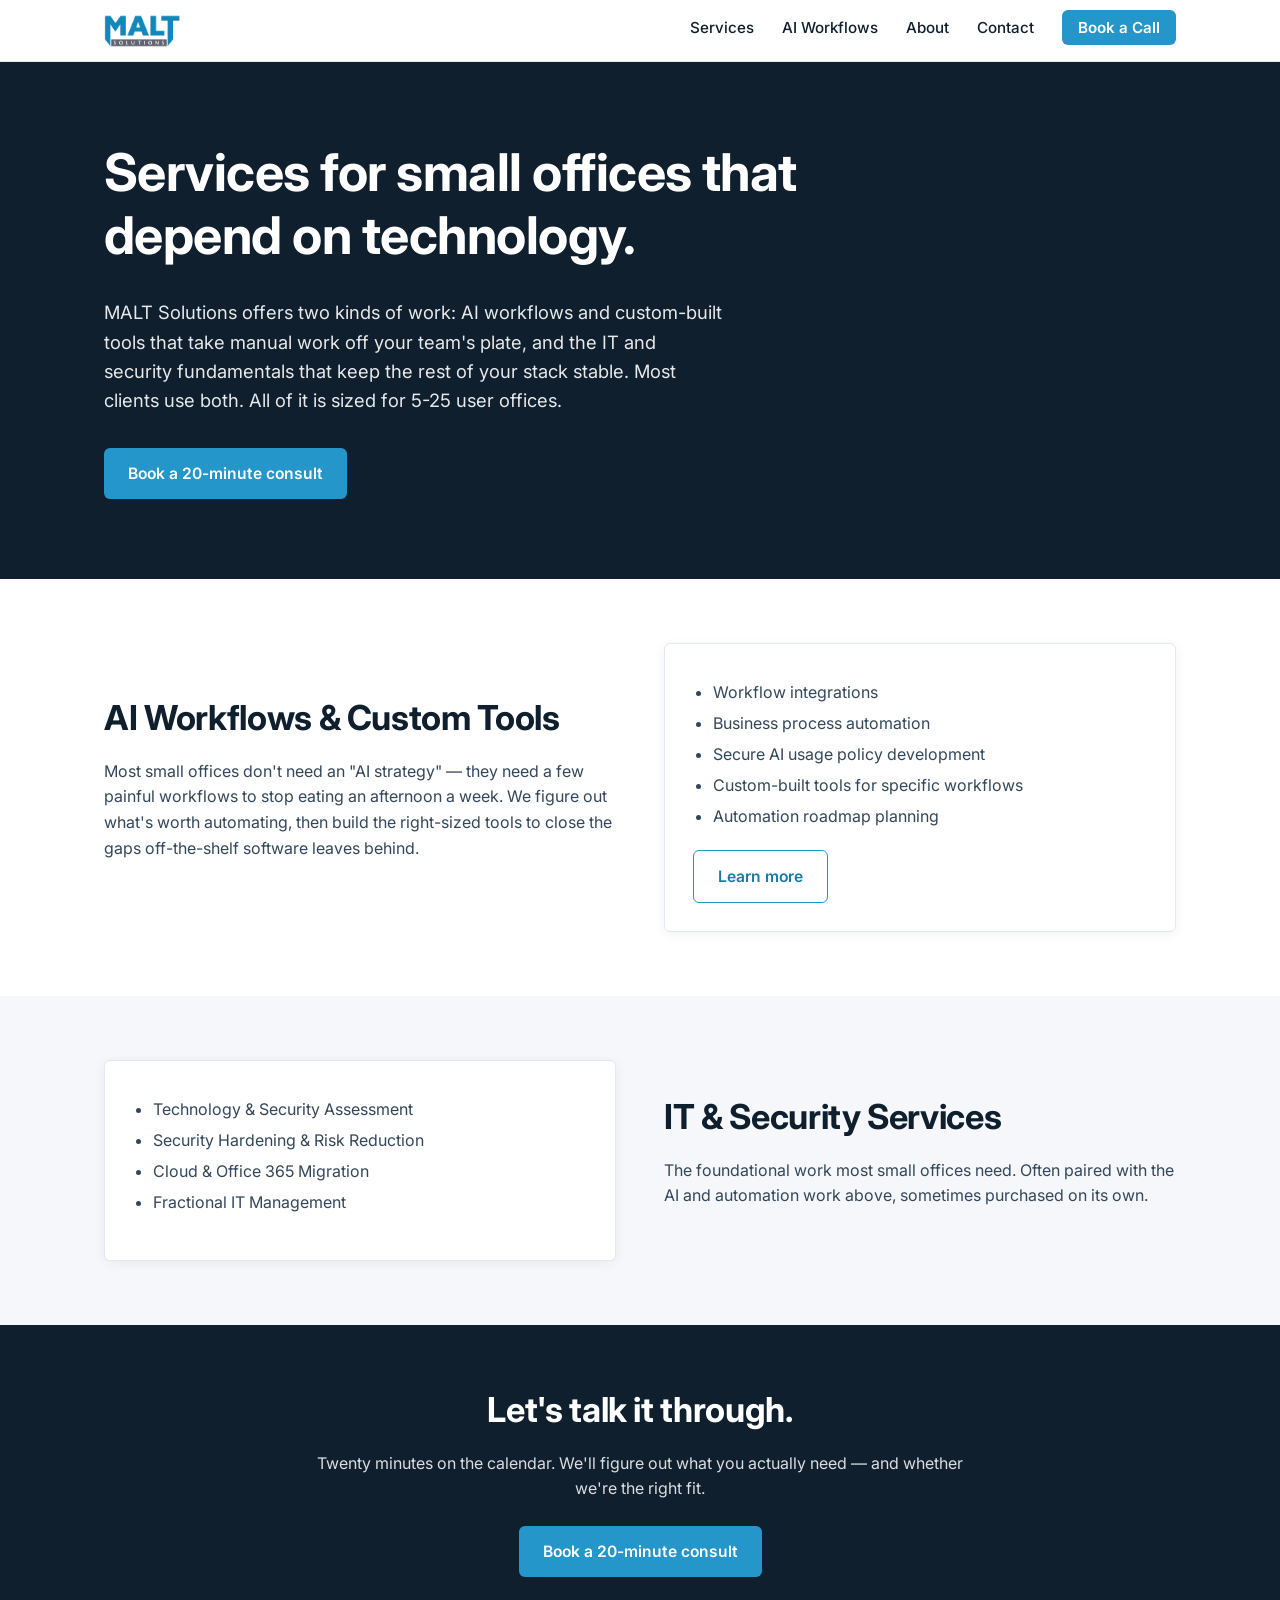
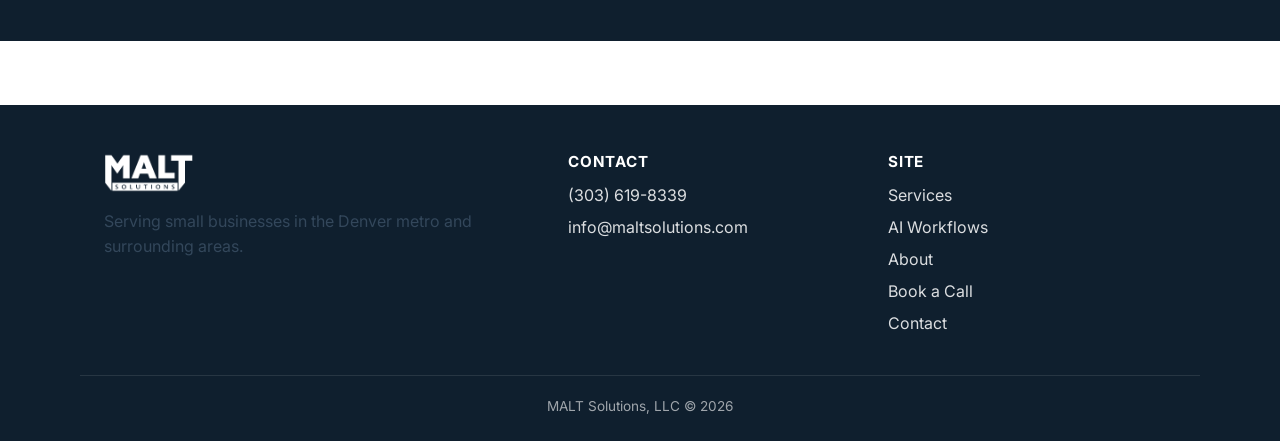
<file: services.html>
<!DOCTYPE html>
<html lang="en">
<head>
<meta charset="UTF-8">
<meta name="viewport" content="width=device-width, initial-scale=1">
<title>Services | MALT Solutions</title>
<meta name="description" content="AI workflows, custom-built tools, and IT and security services sized for 5-25 user offices in the Denver metro.">
<link rel="icon" type="image/svg+xml" href="favicon.svg">
<meta property="og:title" content="Services | MALT Solutions">
<meta property="og:description" content="AI workflows, custom tools, and IT/security services sized for small offices in Denver.">
<meta property="og:image" content="images/MALT-logo_web.png">
<meta property="og:type" content="website">
<meta property="og:url" content="https://www.maltsolutions.com/services.html">
<meta name="twitter:card" content="summary">
<link rel="preconnect" href="https://fonts.googleapis.com">
<link rel="preconnect" href="https://fonts.gstatic.com" crossorigin>
<link href="https://fonts.googleapis.com/css2?family=Inter:wght@400;500;600;700&display=swap" rel="stylesheet">
<link rel="stylesheet" href="css/style.css">
</head>
<body>

<header class="site-header">
  <div class="nav">
    <a href="index.html" class="nav-logo" aria-label="MALT Solutions home"><img src="images/MALT-logo_web.png" alt="MALT Solutions"></a>
    <button class="nav-toggle" aria-label="Toggle menu" aria-expanded="false" onclick="var n=document.getElementById('nav-links');var open=n.classList.toggle('open');this.setAttribute('aria-expanded',open);">
      <svg viewBox="0 0 24 24" fill="none" stroke="currentColor" stroke-width="2"><line x1="3" y1="6" x2="21" y2="6"/><line x1="3" y1="12" x2="21" y2="12"/><line x1="3" y1="18" x2="21" y2="18"/></svg>
    </button>
    <ul class="nav-links" id="nav-links">
      <li><a href="services.html">Services</a></li>
      <li><a href="ai-workflows.html">AI Workflows</a></li>
      <li><a href="about.html">About</a></li>
      <li><a href="contact.html">Contact</a></li>
      <li><a href="booking.html" class="cta">Book a Call</a></li>
    </ul>
  </div>
</header>

<section class="hero">
  <div class="hero-inner">
    <h1>Services for small offices that depend on technology.</h1>
    <p class="lede">MALT Solutions offers two kinds of work: AI workflows and custom-built tools that take manual work off your team's plate, and the IT and security fundamentals that keep the rest of your stack stable. Most clients use both. All of it is sized for 5-25 user offices.</p>
    <div class="hero-ctas">
      <a href="booking.html" class="btn btn-primary">Book a 20-minute consult</a>
    </div>
  </div>
</section>

<section class="block">
  <div class="container">
    <div class="two-col">
      <div>
        <h2>AI Workflows &amp; Custom Tools</h2>
        <p>Most small offices don't need an "AI strategy" &mdash; they need a few painful workflows to stop eating an afternoon a week. We figure out what's worth automating, then build the right-sized tools to close the gaps off-the-shelf software leaves behind.</p>
      </div>
      <div>
        <div class="card">
          <ul>
            <li>Workflow integrations</li>
            <li>Business process automation</li>
            <li>Secure AI usage policy development</li>
            <li>Custom-built tools for specific workflows</li>
            <li>Automation roadmap planning</li>
          </ul>
          <div style="margin-top: 1.25rem;">
            <a href="ai-workflows.html" class="btn btn-ghost">Learn more</a>
          </div>
        </div>
      </div>
    </div>
  </div>
</section>

<section class="block alt">
  <div class="container">
    <div class="two-col">
      <div>
        <div class="card">
          <ul>
            <li>Technology &amp; Security Assessment</li>
            <li>Security Hardening &amp; Risk Reduction</li>
            <li>Cloud &amp; Office 365 Migration</li>
            <li>Fractional IT Management</li>
          </ul>
        </div>
      </div>
      <div>
        <h2>IT &amp; Security Services</h2>
        <p>The foundational work most small offices need. Often paired with the AI and automation work above, sometimes purchased on its own.</p>
      </div>
    </div>
  </div>
</section>

<section class="block dark">
  <div class="container" style="text-align: center; max-width: 720px;">
    <h2>Let's talk it through.</h2>
    <p>Twenty minutes on the calendar. We'll figure out what you actually need &mdash; and whether we're the right fit.</p>
    <div class="hero-ctas" style="justify-content: center; margin-top: 1.5rem;">
      <a href="booking.html" class="btn btn-primary">Book a 20-minute consult</a>
    </div>
  </div>
</section>

<footer class="site-footer">
  <div class="footer-inner">
    <div>
      <img src="images/MALT-logo_web.png" alt="MALT Solutions" class="brand-logo">
      <p>Serving small businesses in the Denver metro and surrounding areas.</p>
    </div>
    <div>
      <h4>Contact</h4>
      <ul>
        <li><a href="tel:+13036198339">(303) 619-8339</a></li>
        <li><a href="mailto:info@maltsolutions.com">info@maltsolutions.com</a></li>
      </ul>
    </div>
    <div>
      <h4>Site</h4>
      <ul>
        <li><a href="services.html">Services</a></li>
        <li><a href="ai-workflows.html">AI Workflows</a></li>
        <li><a href="about.html">About</a></li>
        <li><a href="booking.html">Book a Call</a></li>
        <li><a href="contact.html">Contact</a></li>
      </ul>
    </div>
  </div>
  <div class="footer-bottom">MALT Solutions, LLC &copy; 2026</div>
</footer>

</body>
</html>
</file>
<file: css/style.css>
/* MALT Solutions - shared stylesheet */

:root {
  --brand: #2496C9;
  --brand-dark: #1B7BA6;
  --ink: #0F1F2E;
  --ink-soft: #33475b;
  --muted: #5b6c7f;
  --bg: #ffffff;
  --bg-soft: #f5f7fa;
  --bg-dark: #0F1F2E;
  --border: #e2e8ef;
  --max-w: 1120px;
  --radius: 6px;
  --shadow: 0 2px 12px rgba(15, 31, 46, 0.06);
}

* { box-sizing: border-box; }
html { scroll-behavior: smooth; }
body {
  margin: 0;
  font-family: 'Inter', -apple-system, BlinkMacSystemFont, 'Segoe UI', Roboto, Helvetica, Arial, sans-serif;
  color: var(--ink);
  line-height: 1.6;
  background: var(--bg);
  -webkit-font-smoothing: antialiased;
}
img { max-width: 100%; height: auto; display: block; }
a { color: var(--brand-dark); text-decoration: none; }
a:hover { text-decoration: underline; }

h1, h2, h3, h4 { color: var(--ink); line-height: 1.2; margin: 0 0 0.6em; font-weight: 700; letter-spacing: -0.01em; }
h1 { font-size: clamp(2rem, 4.5vw, 3.25rem); }
h2 { font-size: clamp(1.5rem, 3vw, 2.15rem); }
h3 { font-size: 1.25rem; }
p { margin: 0 0 1em; color: var(--ink-soft); }
ul { color: var(--ink-soft); padding-left: 1.25rem; }
li { margin-bottom: 0.35em; }

.container { max-width: var(--max-w); margin: 0 auto; padding: 0 1.5rem; }

/* Header */
.site-header {
  position: sticky; top: 0; z-index: 100;
  background: rgba(255,255,255,0.96);
  backdrop-filter: saturate(180%) blur(6px);
  border-bottom: 1px solid var(--border);
}
.nav {
  display: flex; align-items: center; justify-content: space-between;
  padding: 0.85rem 1.5rem; max-width: var(--max-w); margin: 0 auto;
}
.nav-logo img { height: 34px; width: auto; }
.nav-links { display: flex; gap: 1.75rem; align-items: center; list-style: none; margin: 0; padding: 0; }
.nav-links a { color: var(--ink); font-weight: 500; font-size: 0.95rem; }
.nav-links a:hover { color: var(--brand-dark); text-decoration: none; }
.nav-links a.cta {
  background: var(--brand); color: #fff; padding: 0.5rem 1rem;
  border-radius: var(--radius); font-weight: 600;
}
.nav-links a.cta:hover { background: var(--brand-dark); }

.nav-toggle {
  display: none; background: none; border: 0; cursor: pointer;
  padding: 0.5rem; color: var(--ink);
}
.nav-toggle svg { width: 28px; height: 28px; }

/* Hero */
.hero {
  position: relative; color: #fff; overflow: hidden;
  min-height: 480px; display: flex; align-items: center;
  background: var(--bg-dark);
}
.hero::before {
  content: ""; position: absolute; inset: 0;
  background: linear-gradient(135deg, rgba(15,31,46,0.82), rgba(15,31,46,0.55));
  z-index: 1;
}
.hero.has-bg::before {
  background: linear-gradient(135deg, rgba(15,31,46,0.78), rgba(15,31,46,0.45));
}
.hero-bg { position: absolute; inset: 0; object-fit: cover; width: 100%; height: 100%; z-index: 0; }
.hero-inner { position: relative; z-index: 2; padding: 5rem 1.5rem; max-width: var(--max-w); margin: 0 auto; width: 100%; }
.hero h1 { color: #fff; max-width: 780px; }
.hero .lede { color: rgba(255,255,255,0.9); font-size: 1.15rem; max-width: 620px; margin-bottom: 2rem; }
.hero-ctas { display: flex; gap: 0.85rem; flex-wrap: wrap; }

/* Buttons */
.btn {
  display: inline-block; padding: 0.8rem 1.5rem; border-radius: var(--radius);
  font-weight: 600; font-size: 0.98rem; cursor: pointer; border: 0;
  transition: background 0.15s ease, transform 0.05s ease;
}
.btn:hover { text-decoration: none; }
.btn:active { transform: translateY(1px); }
.btn-primary { background: var(--brand); color: #fff; }
.btn-primary:hover { background: var(--brand-dark); }
.btn-outline { background: #fff; color: var(--brand-dark); border: 2px solid #fff; }
.btn-outline:hover { background: var(--bg-soft); }
.btn-ghost { background: transparent; color: var(--brand-dark); border: 1.5px solid var(--brand); }
.btn-ghost:hover { background: var(--brand); color: #fff; }

/* Sections */
section.block { padding: 4rem 0; }
section.block.tight { padding: 2.5rem 0; }
section.alt { background: var(--bg-soft); }
section.dark { background: var(--bg-dark); color: rgba(255,255,255,0.9); }
section.dark h2, section.dark h3 { color: #fff; }
section.dark p, section.dark li { color: rgba(255,255,255,0.85); }
.section-title { text-align: center; margin-bottom: 2.5rem; }
.section-title h2 { margin-bottom: 0.5rem; }
.section-title p { color: var(--muted); max-width: 640px; margin: 0 auto; }

/* Card grid */
.grid { display: grid; gap: 1.5rem; }
.grid-2 { grid-template-columns: repeat(auto-fit, minmax(300px, 1fr)); }
.grid-3 { grid-template-columns: repeat(auto-fit, minmax(260px, 1fr)); }
.grid-4 { grid-template-columns: repeat(auto-fit, minmax(220px, 1fr)); }
.card {
  background: var(--bg); border: 1px solid var(--border); border-radius: var(--radius);
  padding: 1.75rem; box-shadow: var(--shadow);
}
.card h3 { margin-bottom: 0.75rem; color: var(--ink); }
.card ul { margin-top: 0.5rem; }

/* Two-column layouts */
.two-col { display: grid; grid-template-columns: 1fr 1fr; gap: 3rem; align-items: center; }
.two-col img { border-radius: var(--radius); box-shadow: var(--shadow); }

/* Profile block */
.profile { display: flex; gap: 2rem; align-items: center; }
.profile img { width: 180px; height: 180px; border-radius: 50%; object-fit: cover; flex-shrink: 0; }
.profile-text h3 { margin-bottom: 0.4rem; }

/* Industries list */
.pill-list { display: flex; flex-wrap: wrap; gap: 0.6rem; list-style: none; padding: 0; }
.pill-list li {
  background: #fff; border: 1px solid var(--border); border-radius: 999px;
  padding: 0.45rem 1rem; font-size: 0.92rem; color: var(--ink-soft); margin: 0;
}

/* Contact block */
.contact-info { text-align: center; padding: 2rem 0; }
.contact-info a { color: var(--brand-dark); font-weight: 600; }

/* Booking iframe */
.booking-embed {
  max-width: 900px; margin: 0 auto; background: #fff;
  border-radius: var(--radius); overflow: hidden; box-shadow: var(--shadow);
}
.booking-embed iframe { display: block; width: 100%; height: 700px; border: 0; }

/* Footer */
.site-footer {
  background: var(--bg-dark); color: rgba(255,255,255,0.75);
  padding: 3rem 0 1.5rem; margin-top: 4rem;
}
.footer-inner {
  display: grid; grid-template-columns: 1.5fr 1fr 1fr; gap: 2rem;
  max-width: var(--max-w); margin: 0 auto; padding: 0 1.5rem;
}
.site-footer h4 { color: #fff; font-size: 0.95rem; margin-bottom: 0.75rem; text-transform: uppercase; letter-spacing: 0.05em; }
.site-footer a { color: rgba(255,255,255,0.85); }
.site-footer a:hover { color: #fff; }
.site-footer ul { list-style: none; padding: 0; margin: 0; }
.site-footer li { margin-bottom: 0.4em; }
.site-footer .brand-logo { height: 40px; margin-bottom: 1rem; filter: brightness(0) invert(1); }
.footer-bottom {
  border-top: 1px solid rgba(255,255,255,0.1); margin-top: 2rem;
  padding: 1.25rem 1.5rem 0; text-align: center; font-size: 0.85rem;
  color: rgba(255,255,255,0.6); max-width: var(--max-w); margin-left: auto; margin-right: auto;
}

/* Responsive */
@media (max-width: 900px) {
  .two-col { grid-template-columns: 1fr; gap: 2rem; }
  .footer-inner { grid-template-columns: 1fr 1fr; }
  .profile { flex-direction: column; text-align: center; }
}
@media (max-width: 768px) {
  .nav-toggle { display: block; }
  .nav-links {
    display: none; position: absolute; top: 100%; left: 0; right: 0;
    background: #fff; flex-direction: column; gap: 0; padding: 1rem 1.5rem 1.5rem;
    border-bottom: 1px solid var(--border); align-items: stretch;
  }
  .nav-links.open { display: flex; }
  .nav-links li { border-bottom: 1px solid var(--border); }
  .nav-links li:last-child { border-bottom: 0; padding-top: 0.5rem; }
  .nav-links a { display: block; padding: 0.85rem 0; }
  .nav-links a.cta { text-align: center; padding: 0.75rem 1rem; }
  .hero-inner { padding: 3.5rem 1.5rem; }
  .hero { min-height: 380px; }
  .footer-inner { grid-template-columns: 1fr; text-align: center; }
  section.block { padding: 3rem 0; }
}
@media (max-width: 480px) {
  h1 { font-size: 1.85rem; }
  .btn { width: 100%; text-align: center; }
  .hero-ctas { flex-direction: column; }
}
</file>
